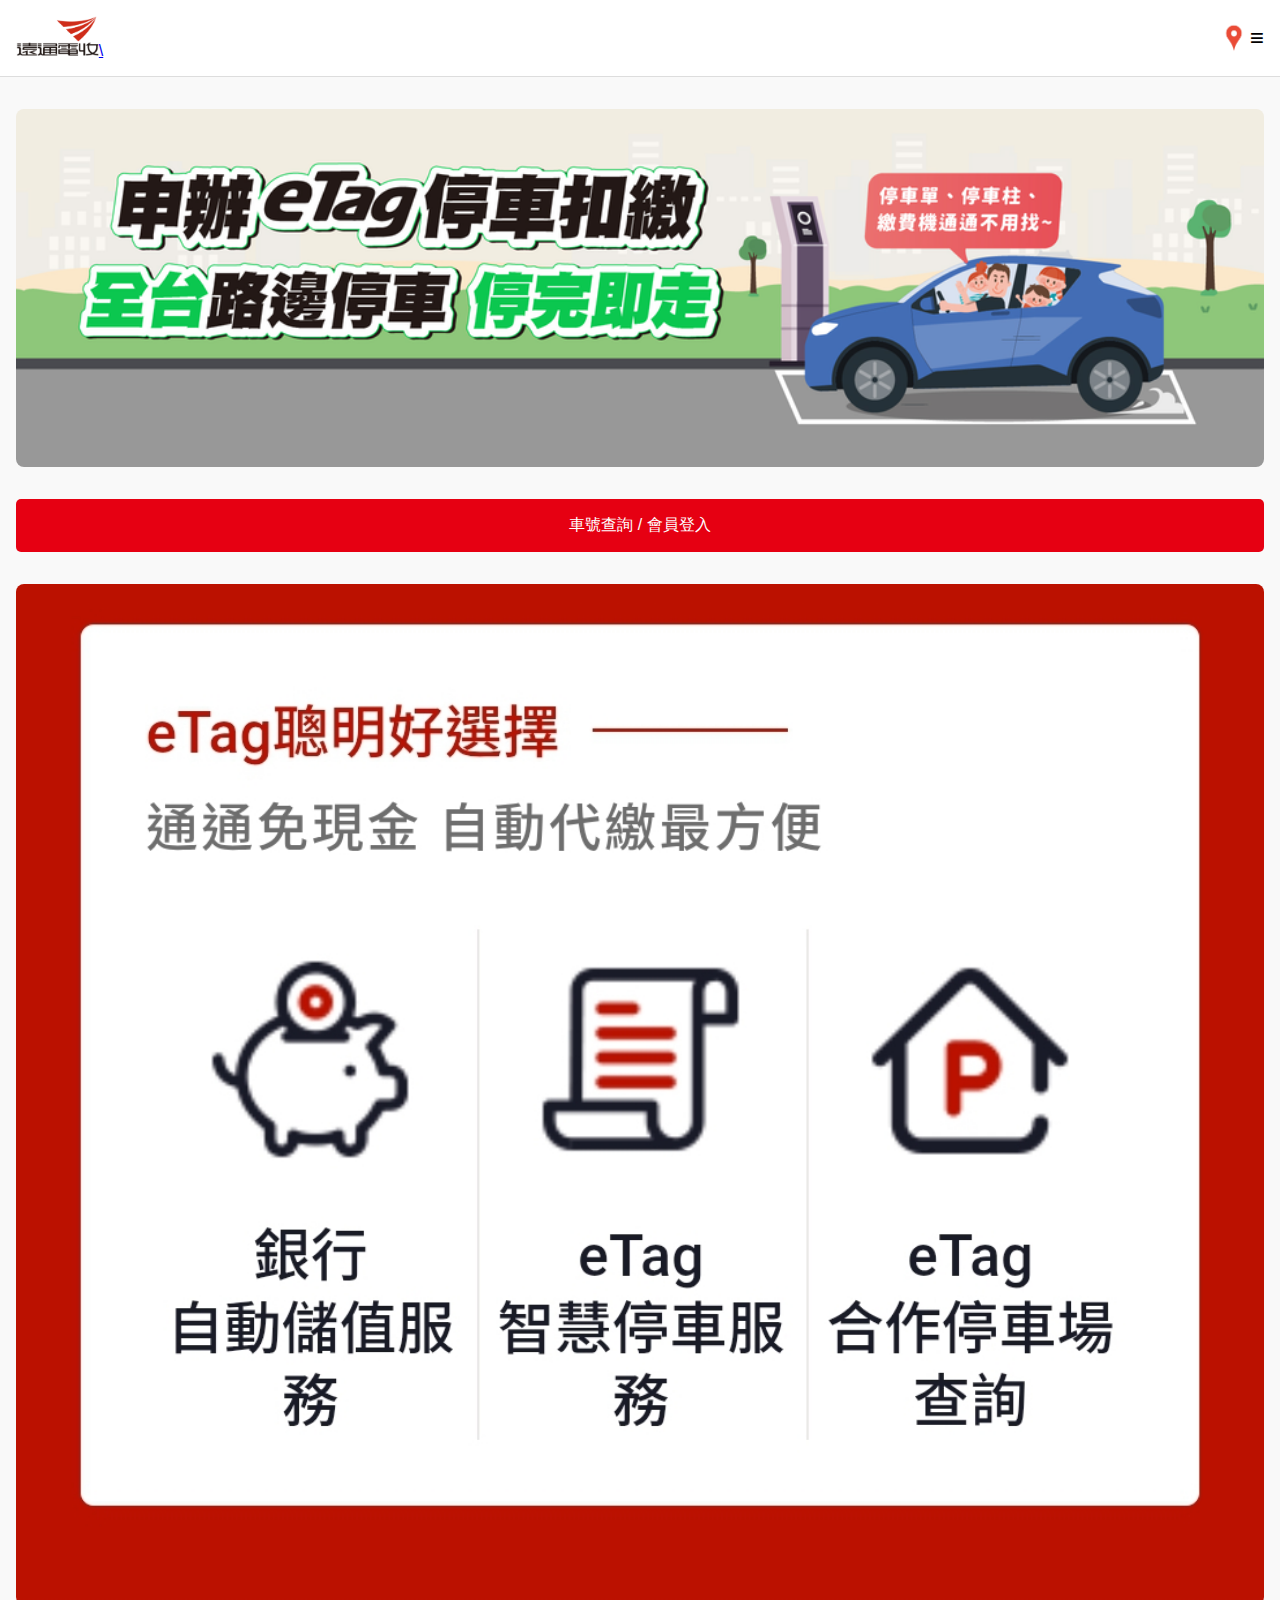
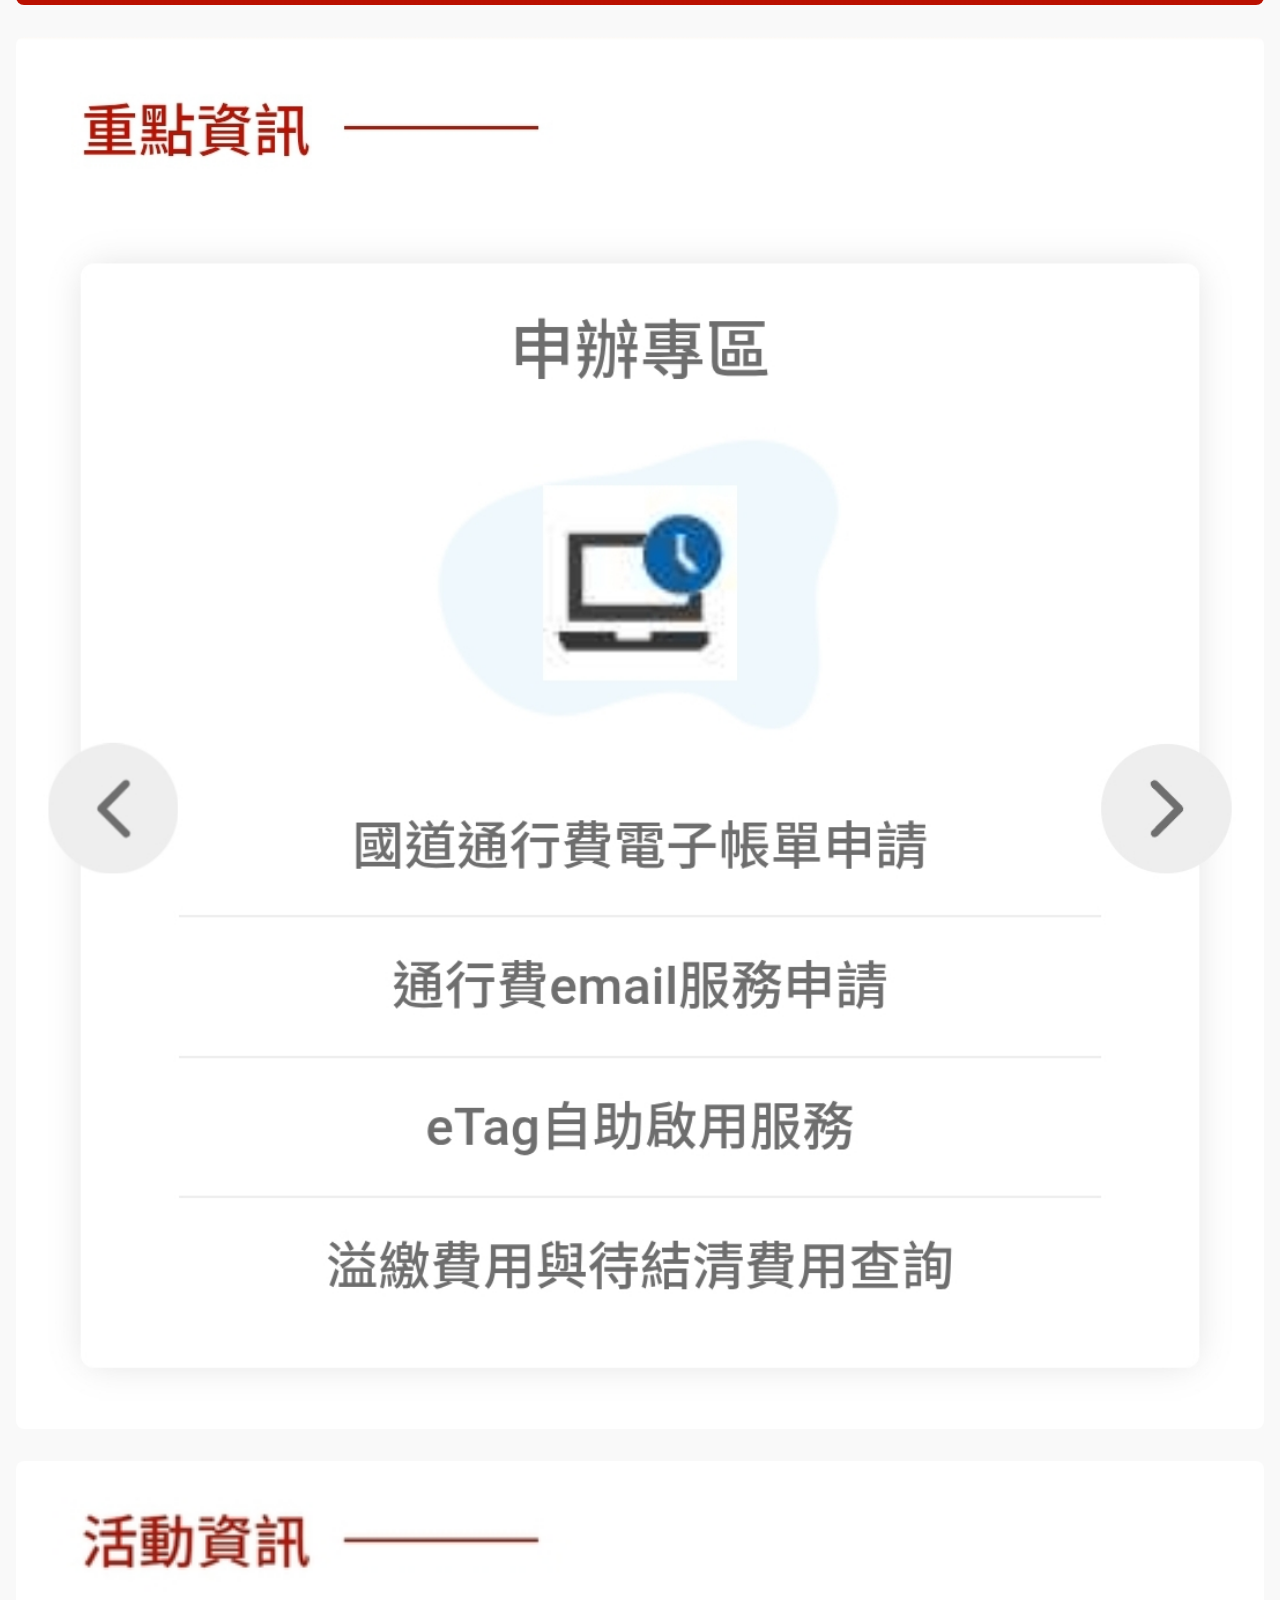
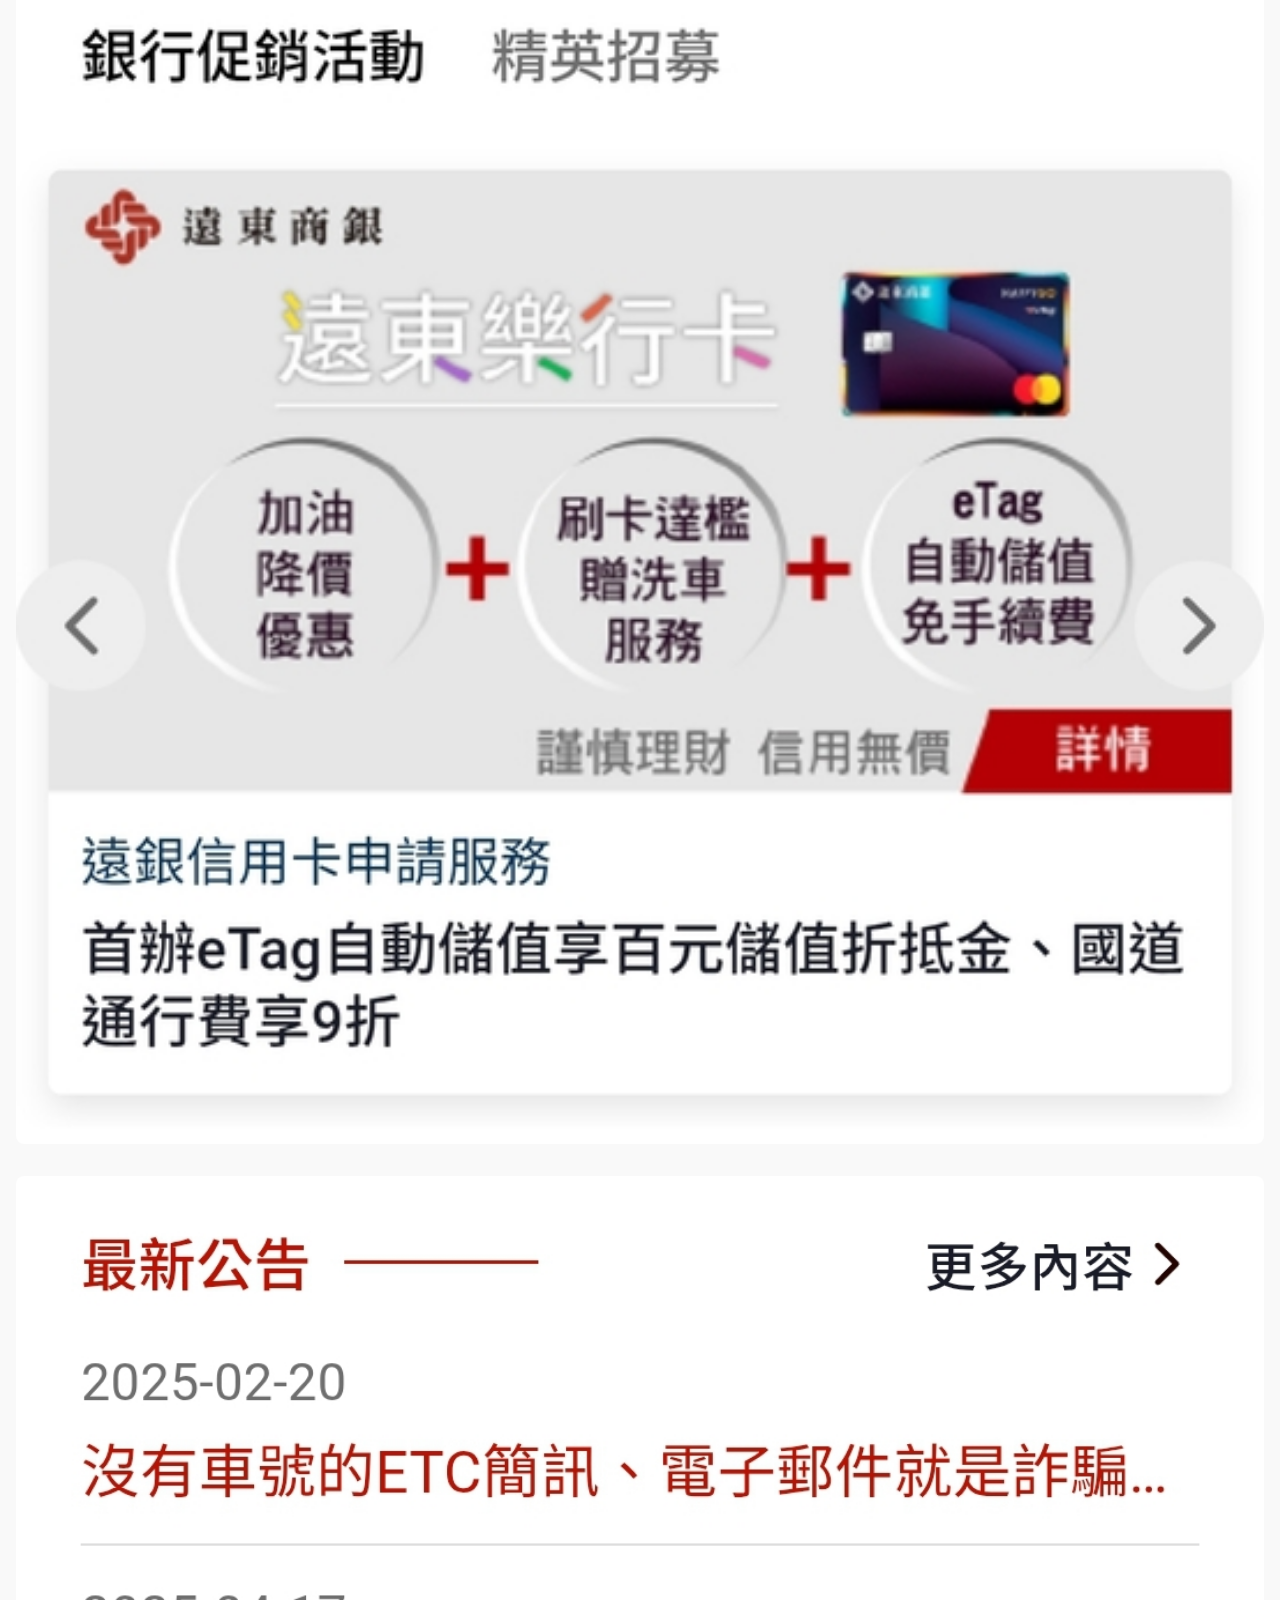
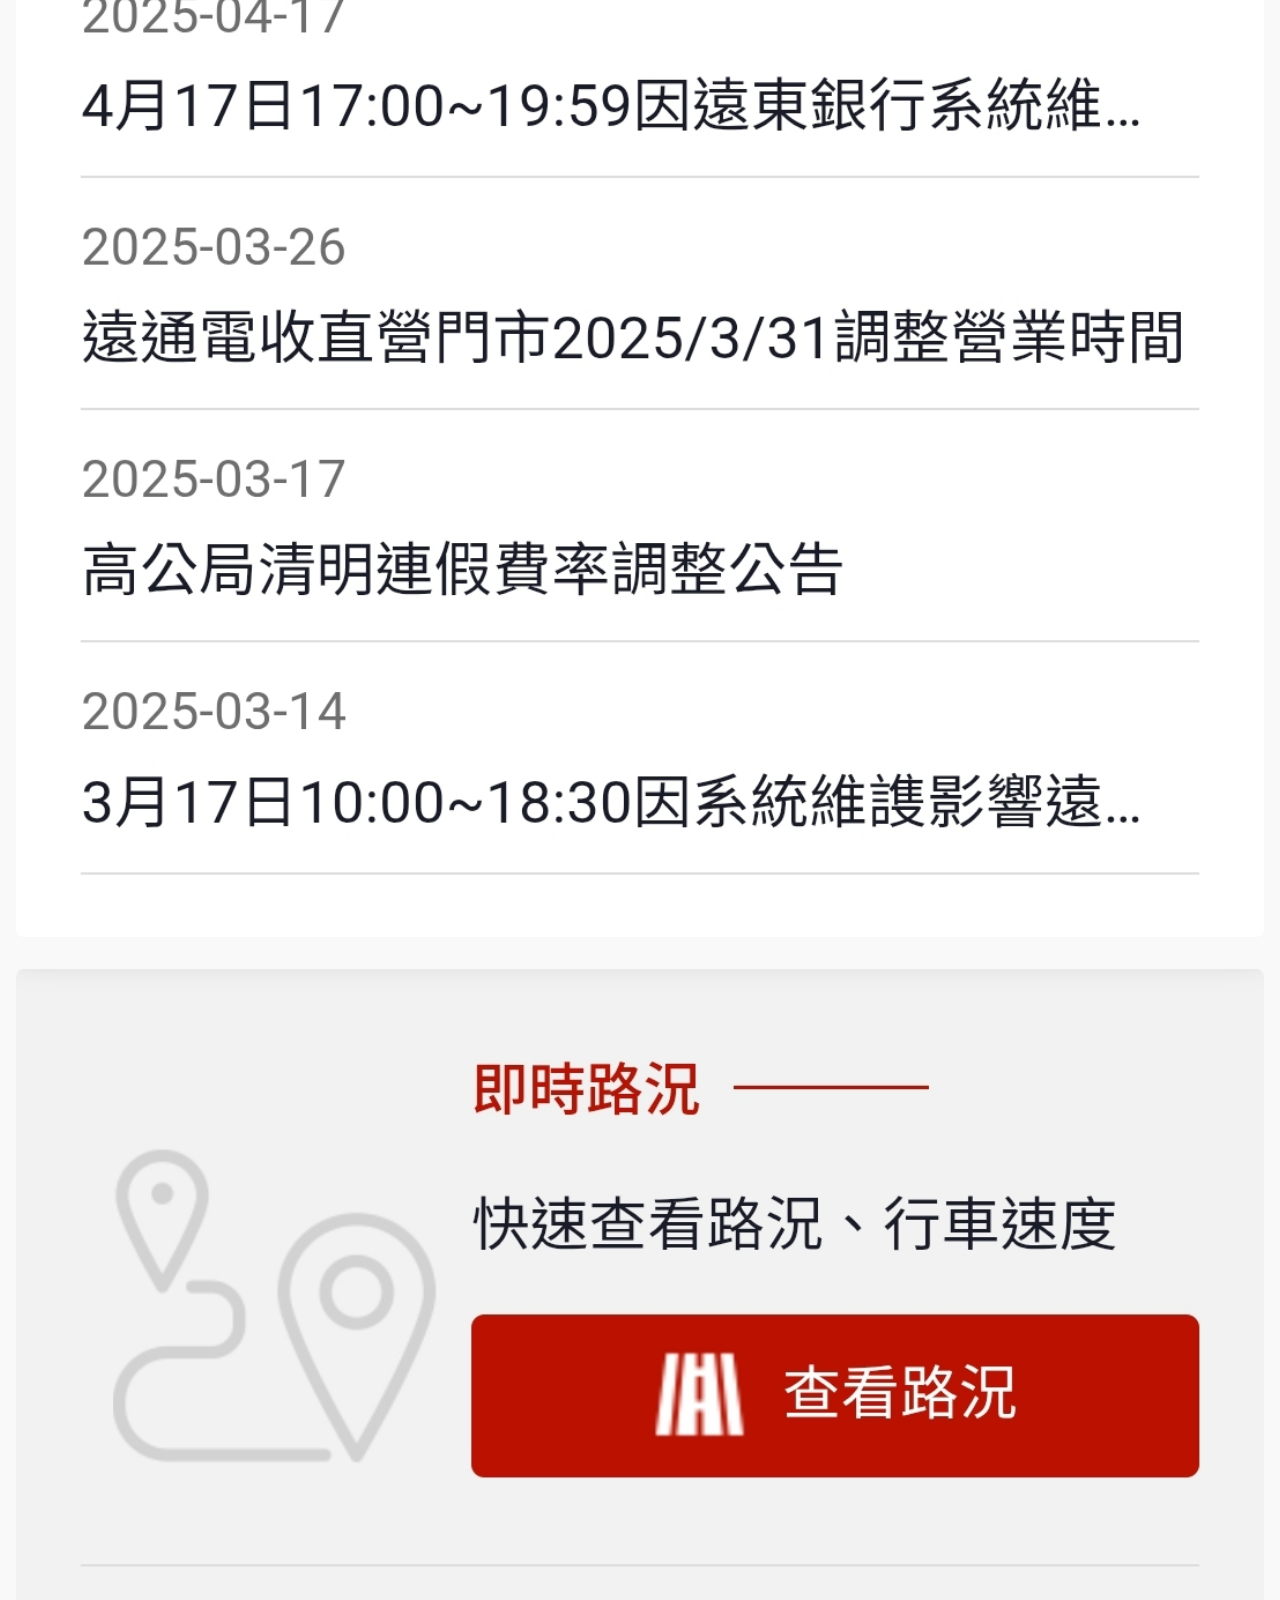
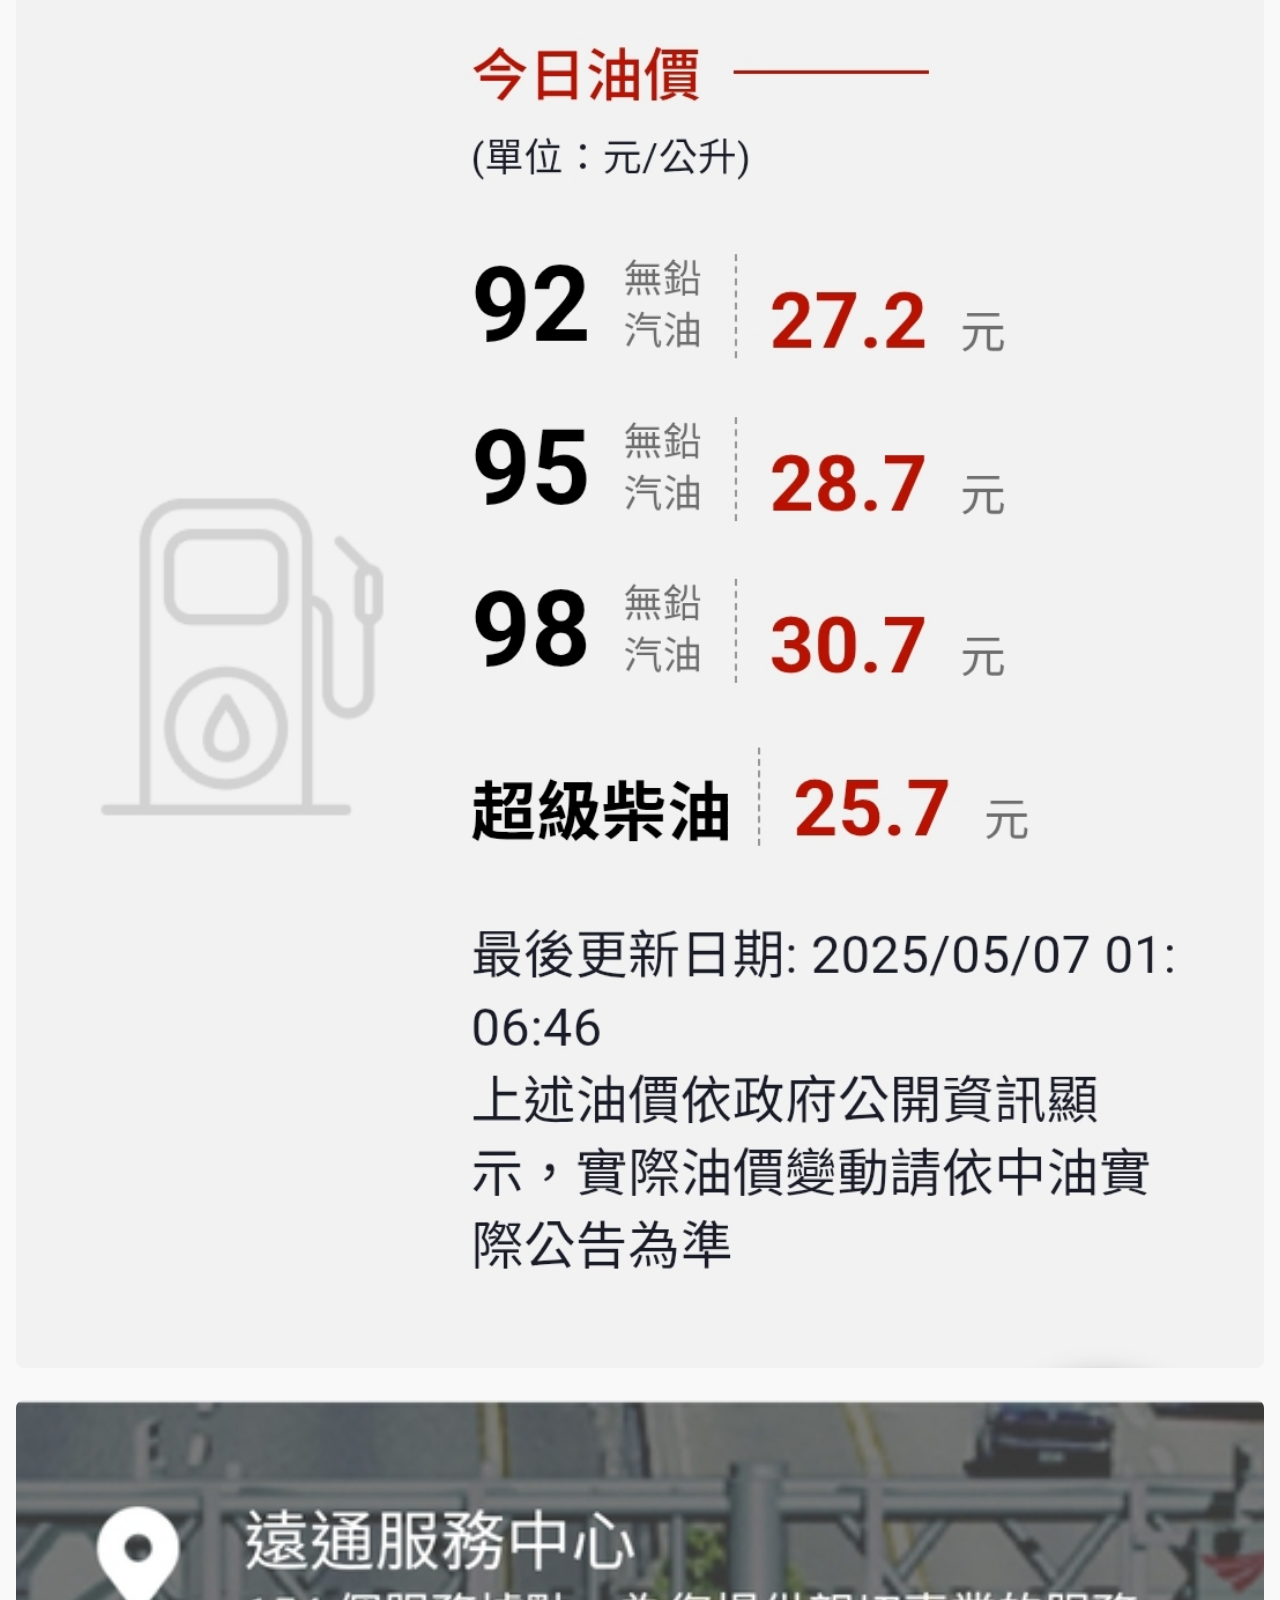
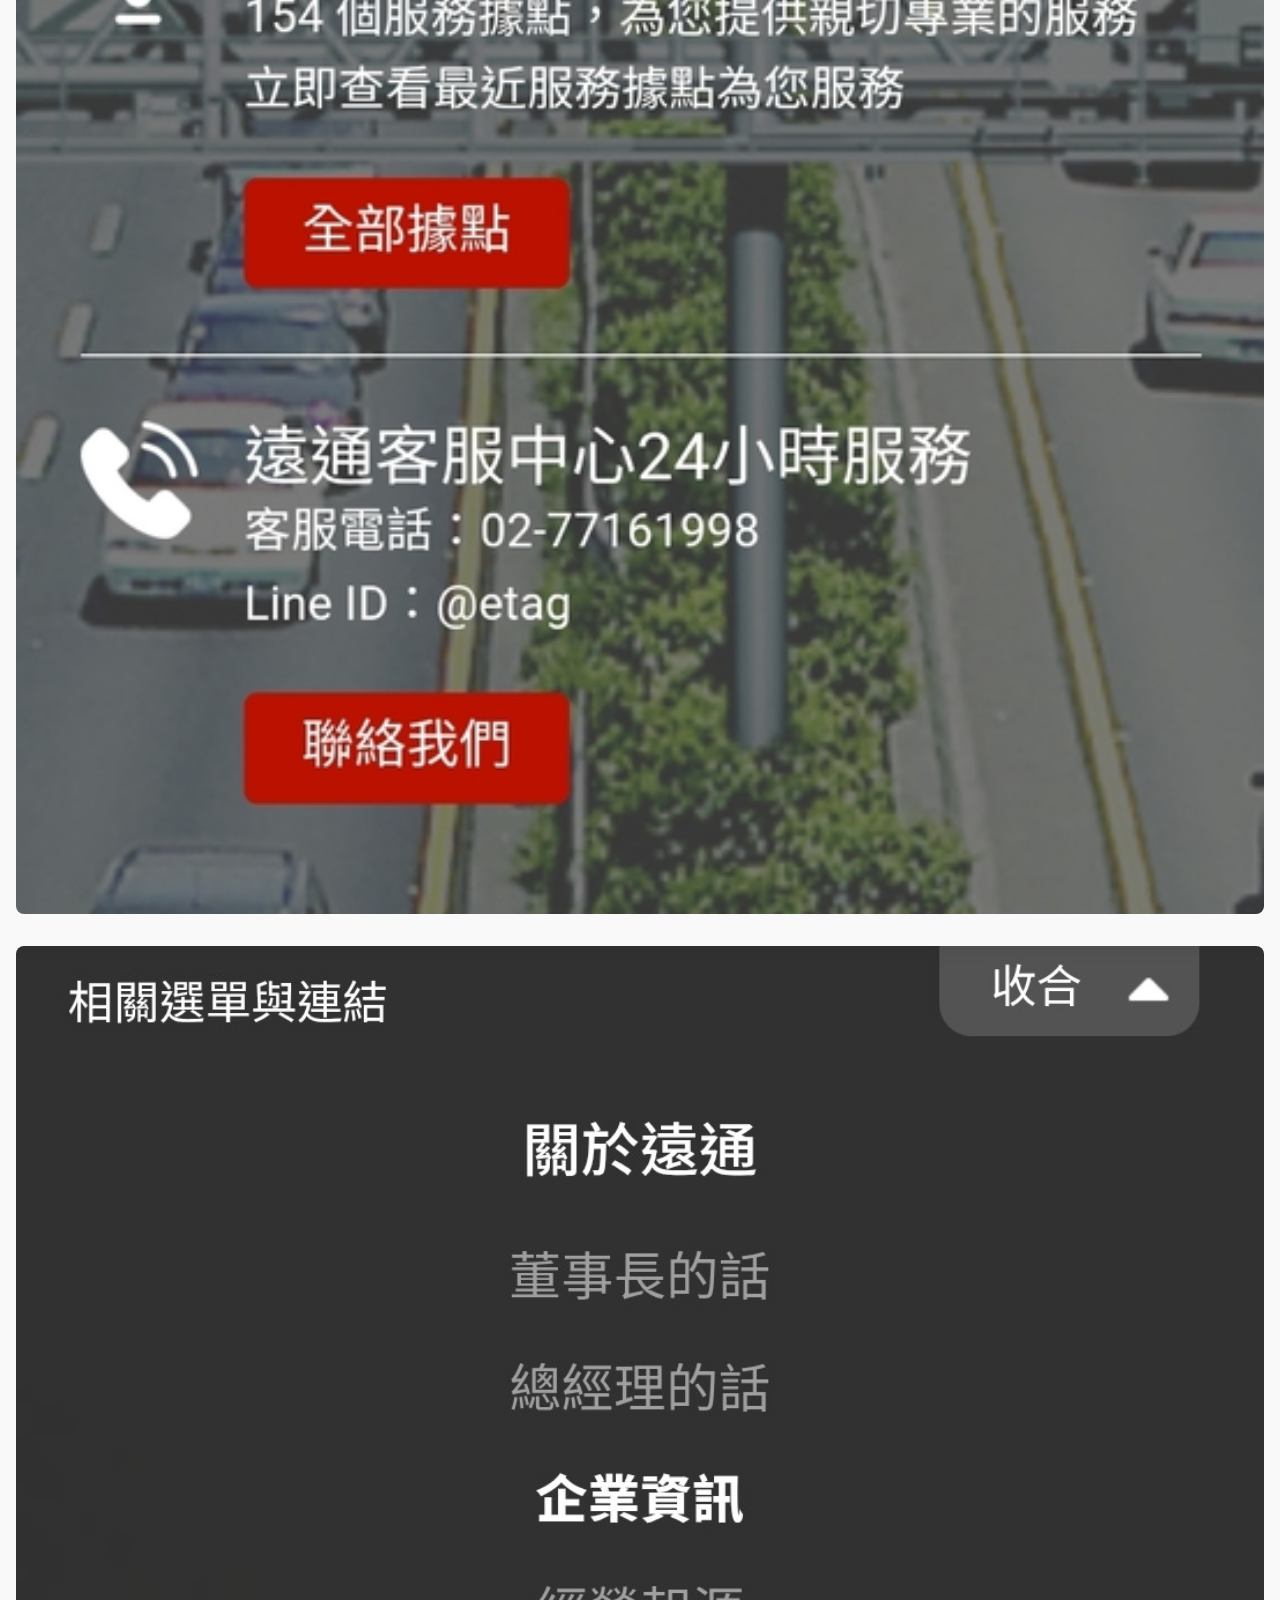
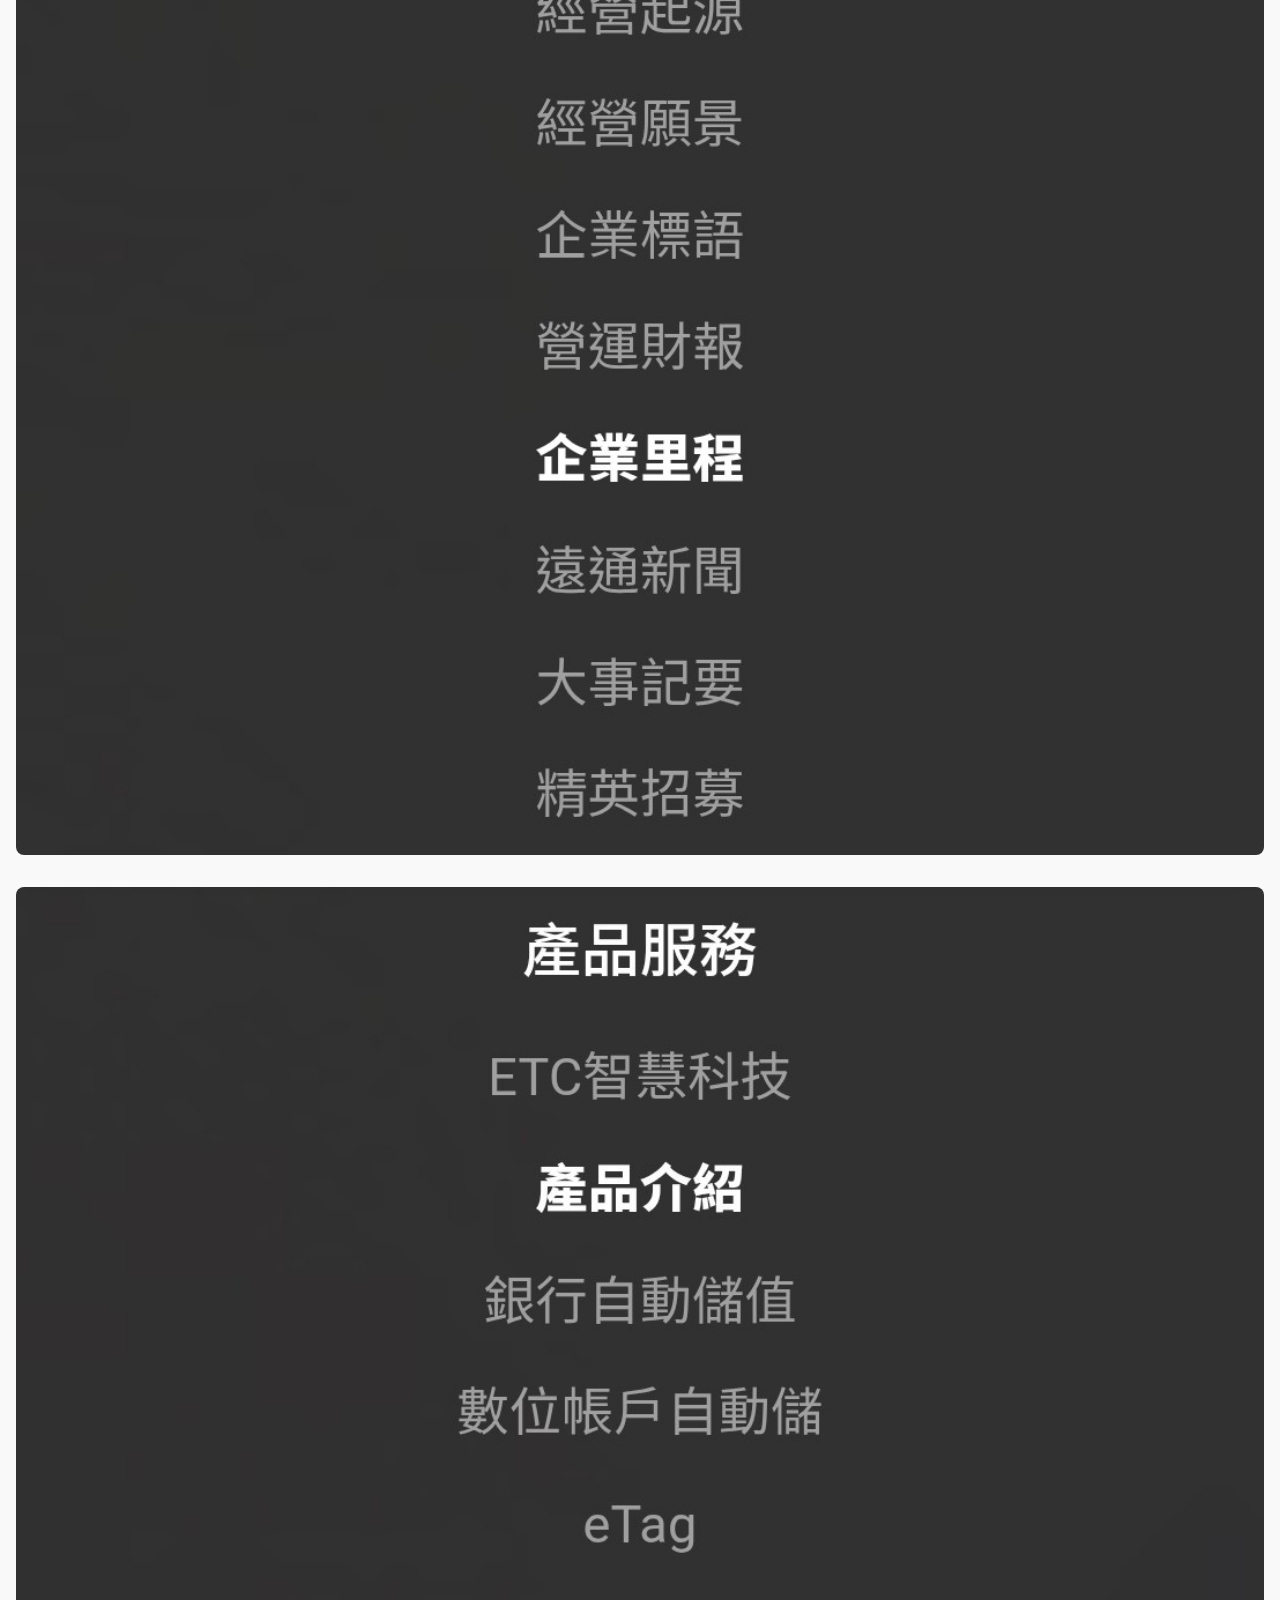
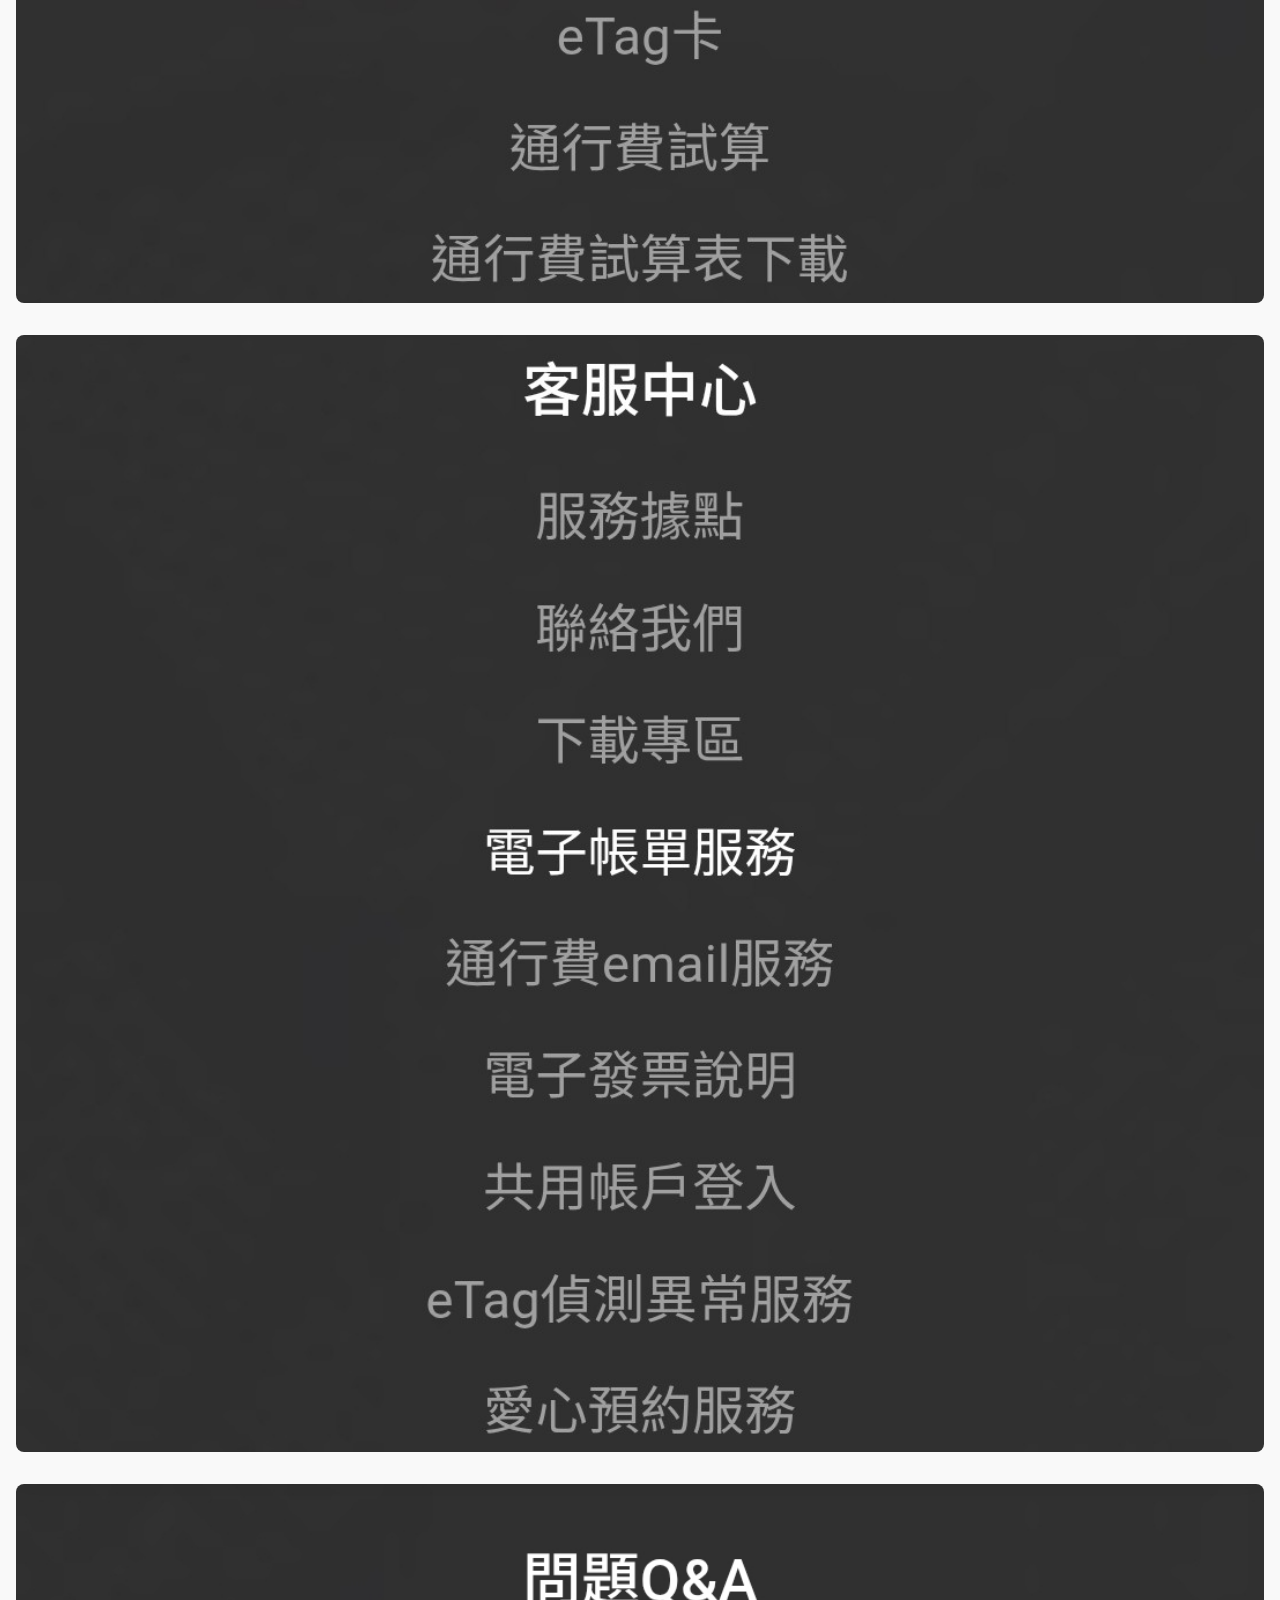
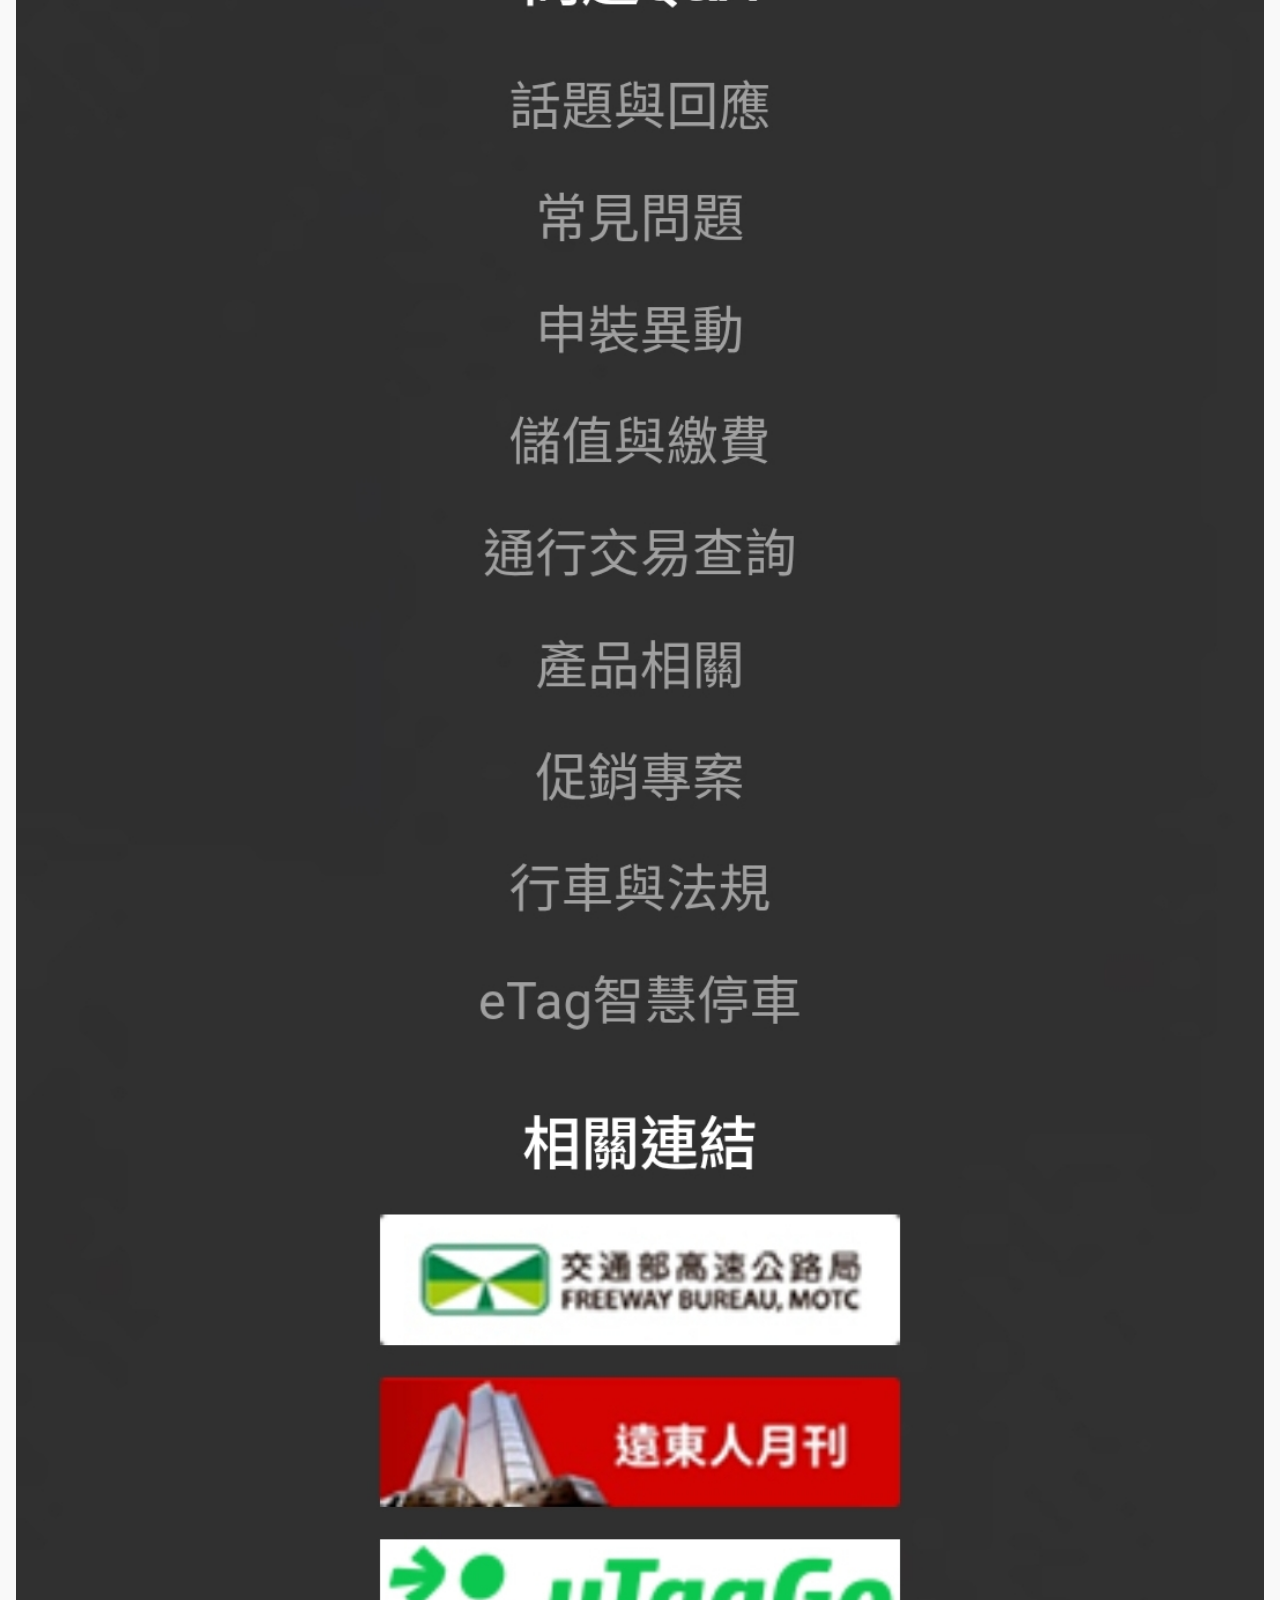
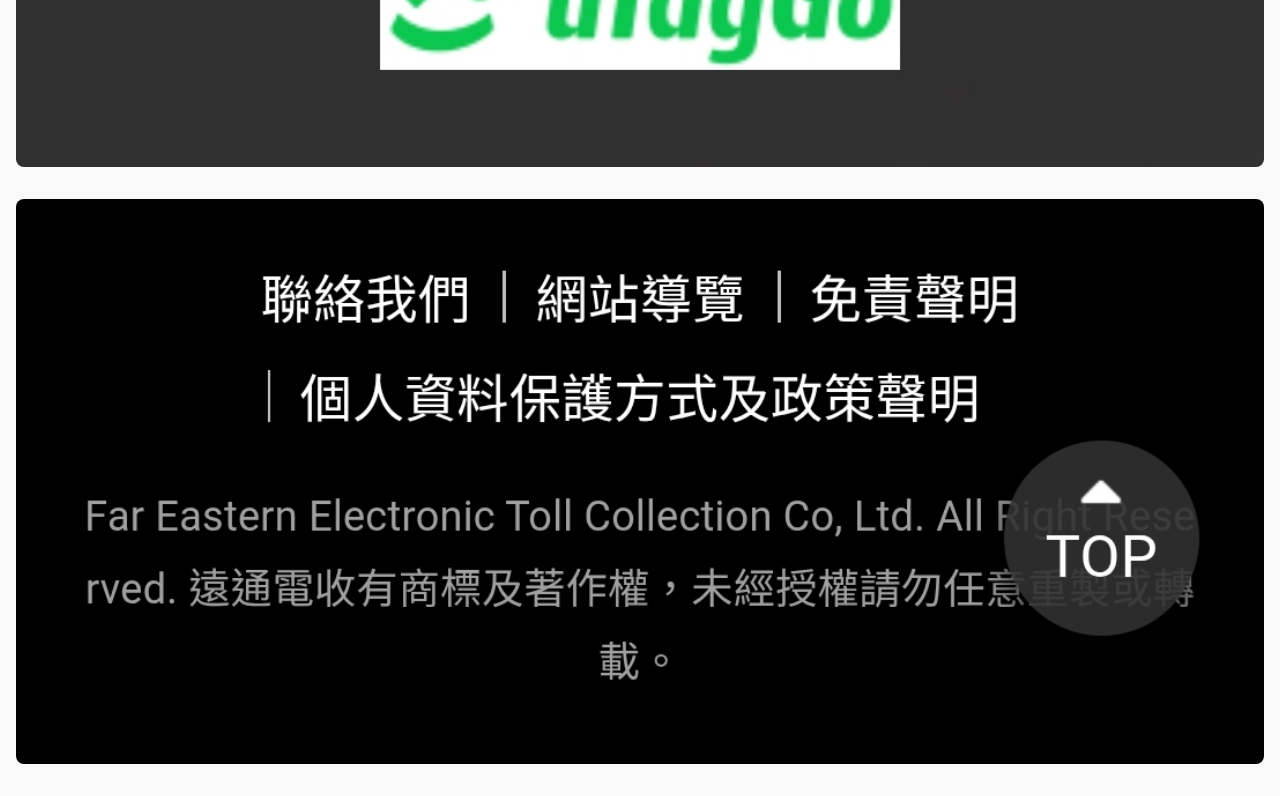
<file: index.html>
<!DOCTYPE html>
<html lang="zh-Hant">
<head>
  <meta charset="UTF-8" />
  <meta name="viewport" content="width=device-width, initial-scale=1.0" />
  <title>遠通電收｜首頁</title>
  <!-- 全站共用樣式 -->
  <link rel="stylesheet" href="styles.css" />
</head>
<body>
<!-- Header：Logo + GPS 圖示 + 選單按鈕 -->
<header class="site-header">
  <a href="index.html">
    <img src="img/logo.png" alt="遠通電收 Logo" class="logo" />\
  <a>
    <div class="header-right">
    <img src="img/gps.png" alt="位置圖示" class="gps-icon" />
    <button class="menu-btn">≡</button>
  </div>
</header>

<!-- 主內容容器 -->
<main class="main-container">
  <!-- 幻燈片 / 廣告橫幅 -->
  <section class="screenshot-container">
    <img src="img/ad.png" alt="申辦 eTag 停車扣繳" class="rounded"/>
  </section>

  <!-- 查詢 / 登入 呼叫按鈕 -->
  <button id="openModal" class="cta-btn">
    車號查詢 / 會員登入
  </button>

  <!-- 其他截圖：垂直排列，貼齊顯示 -->
  <section class="screenshot-container">
    <img src="img/start_1.jpg" alt="" class="rounded"/>
    <img src="img/start_2.jpg" alt="" />
    <img src="img/start_3.jpg" alt="" />
    <img src="img/start_4.jpg" alt="" />
    <img src="img/start_6.jpg" alt="" />
    <img src="img/start_7.jpg" alt="" />
    <img src="img/start_8.jpg" alt="" />
    <img src="img/start_9.jpg" alt="" />
    <img src="img/start_10.jpg" alt="" />
    <img src="img/start_11.jpg" alt="" />
    <img src="img/start_12.jpg" alt="" />
  </section>
</main>

<!-- 車號查詢 / 會員登入 彈窗 -->
<div id="modalOverlay" class="modal-overlay">
  <div class="modal plate-modal">
    <!-- 關閉按鈕 -->
    <button id="closeModal" class="close-btn">×</button>

    <!-- 分頁切換：車號查詢 vs 會員登入 -->
    <div class="tabs">
      <button id="modalPlateTab" class="tab active">車號查詢</button>
      <button id="modalLoginTab" class="tab">會員登入</button>
    </div>

    <!-- 說明文字 -->
    <p class="modal-desc">
      登入車號查詢／會員帳號，<br />
      可立即使用個人化查詢、儲值、繳費等服務
    </p>

    <!-- 車號查詢表單 -->
    <form id="modalPlateForm" class="modal-form">
      <input type="text" name="plate" placeholder="請輸入欲查詢的車號" required />
      <input type="text" name="id" placeholder="車主身分證或統一編號" required />

      <!-- 驗證碼群組 -->
      <div class="captcha-group">
        <input type="text" name="captcha" placeholder="請輸入驗證碼" required />
        <img src="img/captcha.png" alt="驗證碼" />
        <button type="button" id="refreshCaptcha" class="refresh-btn">⟳</button>
      </div>

      <button type="submit" class="btn-submit">查詢</button>
      <a href="#" class="apply-link">立即申請會員帳號 →</a>
    </form>

    <!-- 會員登入表單（預留備用） -->
    <form id="loginForm" class="modal-form hidden">
      <input type="text" name="account" placeholder="會員帳號" required />
      <input type="password" name="password" placeholder="會員密碼" required />

      <div class="captcha-group">
        <input type="text" name="captcha" placeholder="請輸入驗證碼" required />
        <img src="img/captcha.png" alt="驗證碼" />
        <button type="button" id="refreshCaptcha" class="refresh-btn">⟳</button>
      </div>

      <button type="submit" class="btn-submit">登入</button>
      <a href="#" class="apply-link">立即申請會員帳號 →</a>
    </form>
  </div>
</div>

<!-- 全域腳本：綁定 Modal、表單行為等 -->
<script src="script.js"></script>
</body>
</html>
</file>
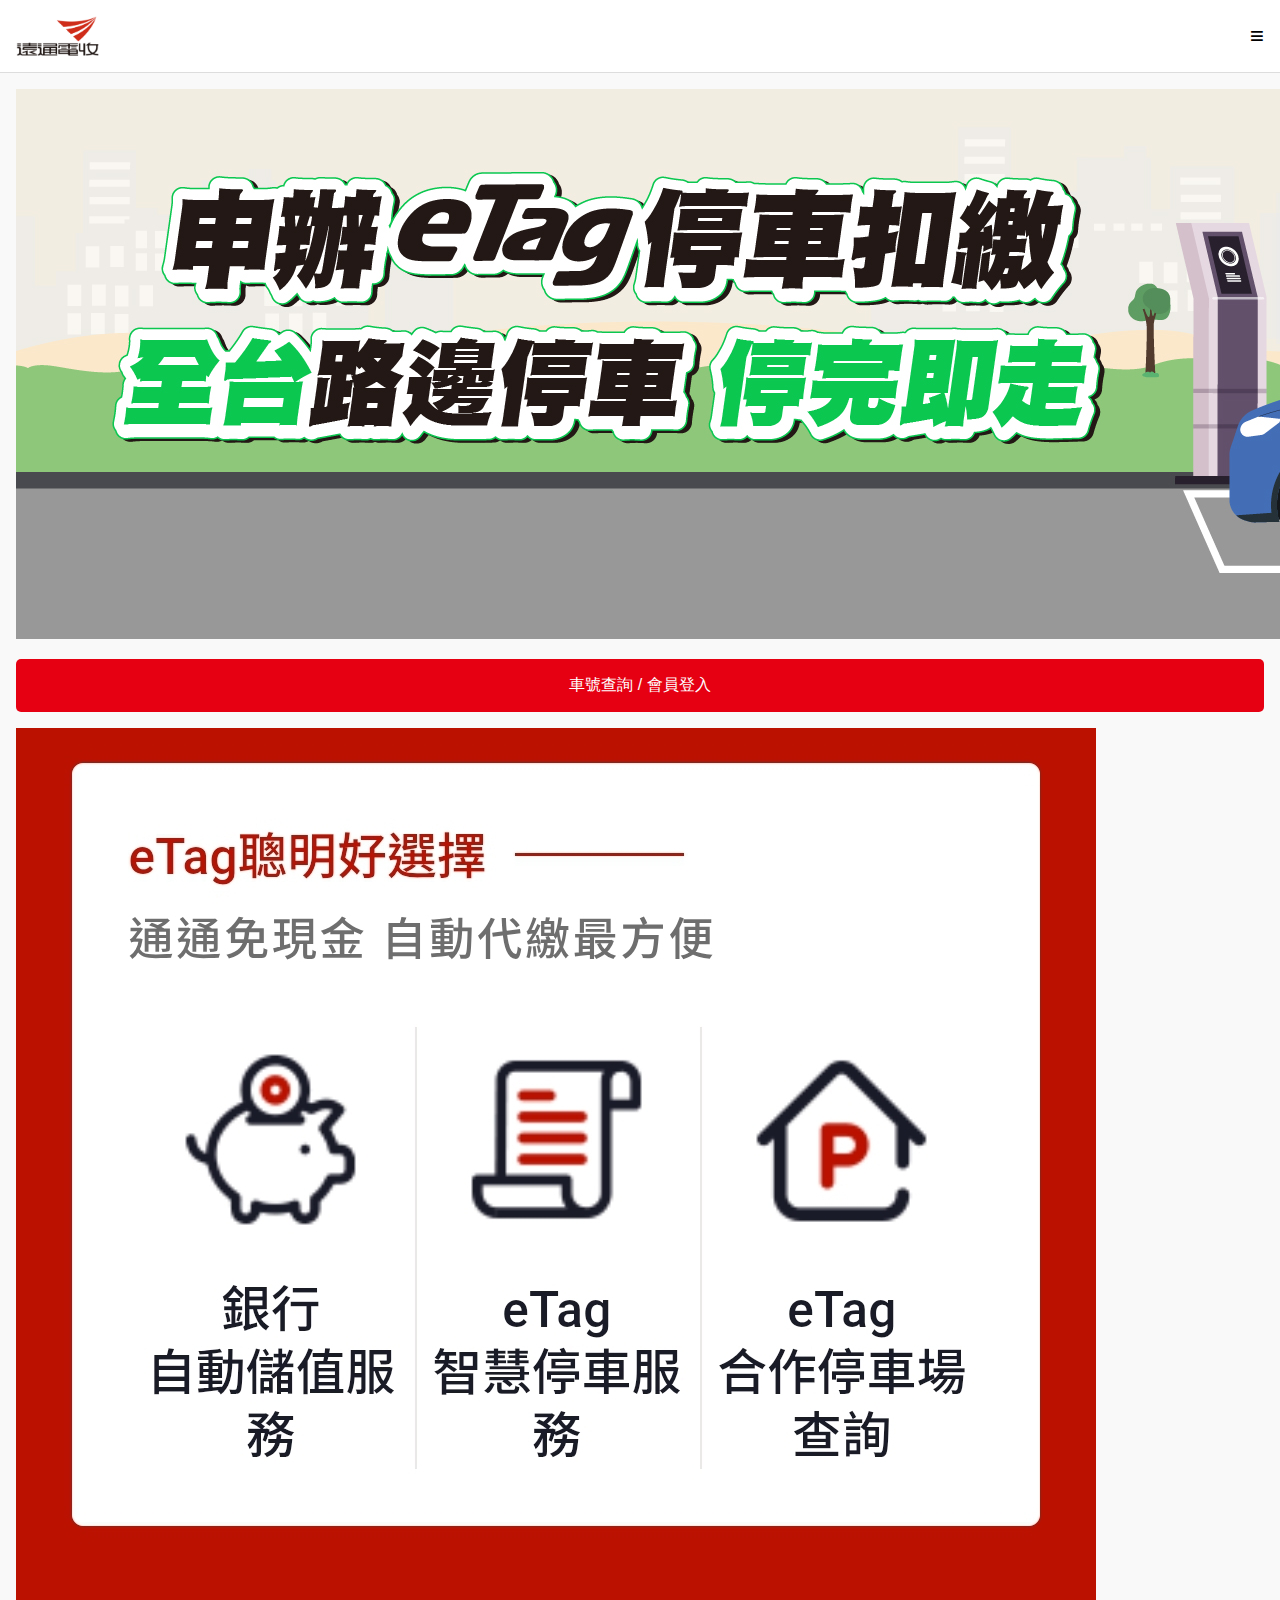
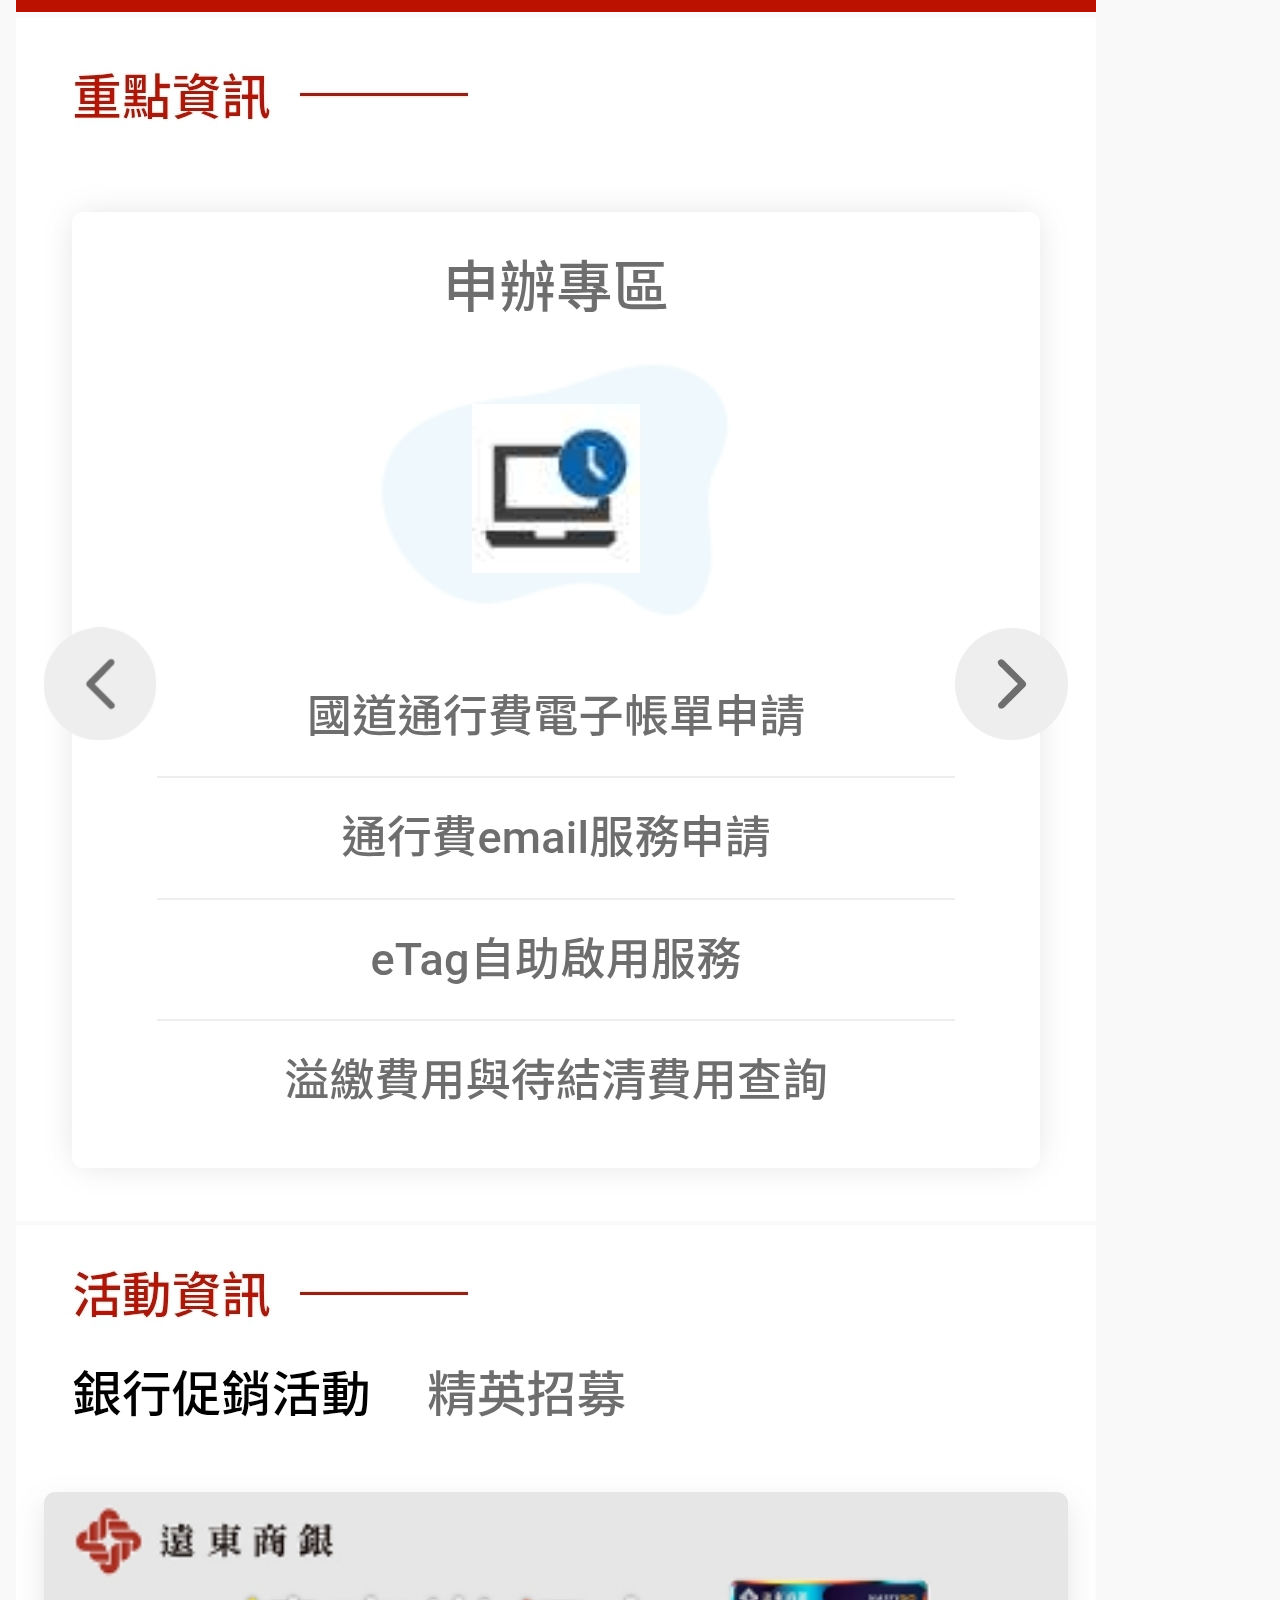
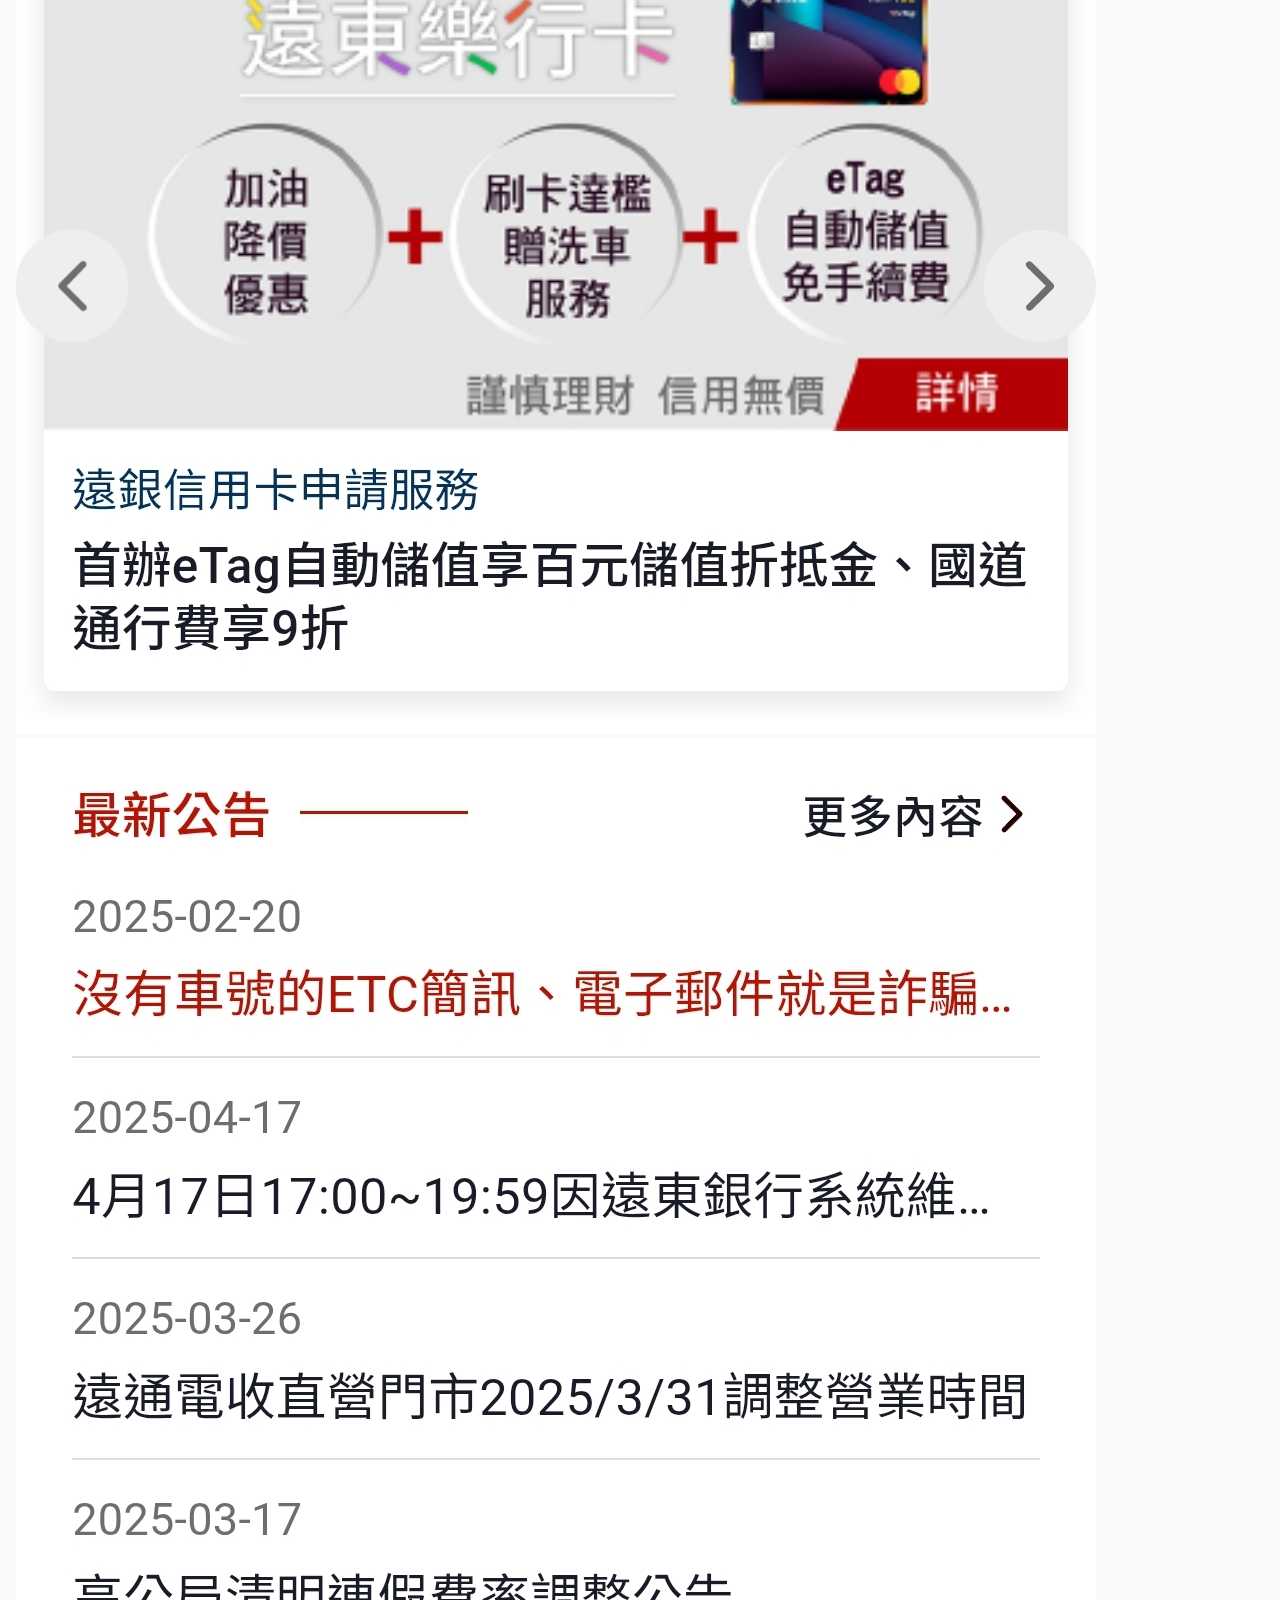
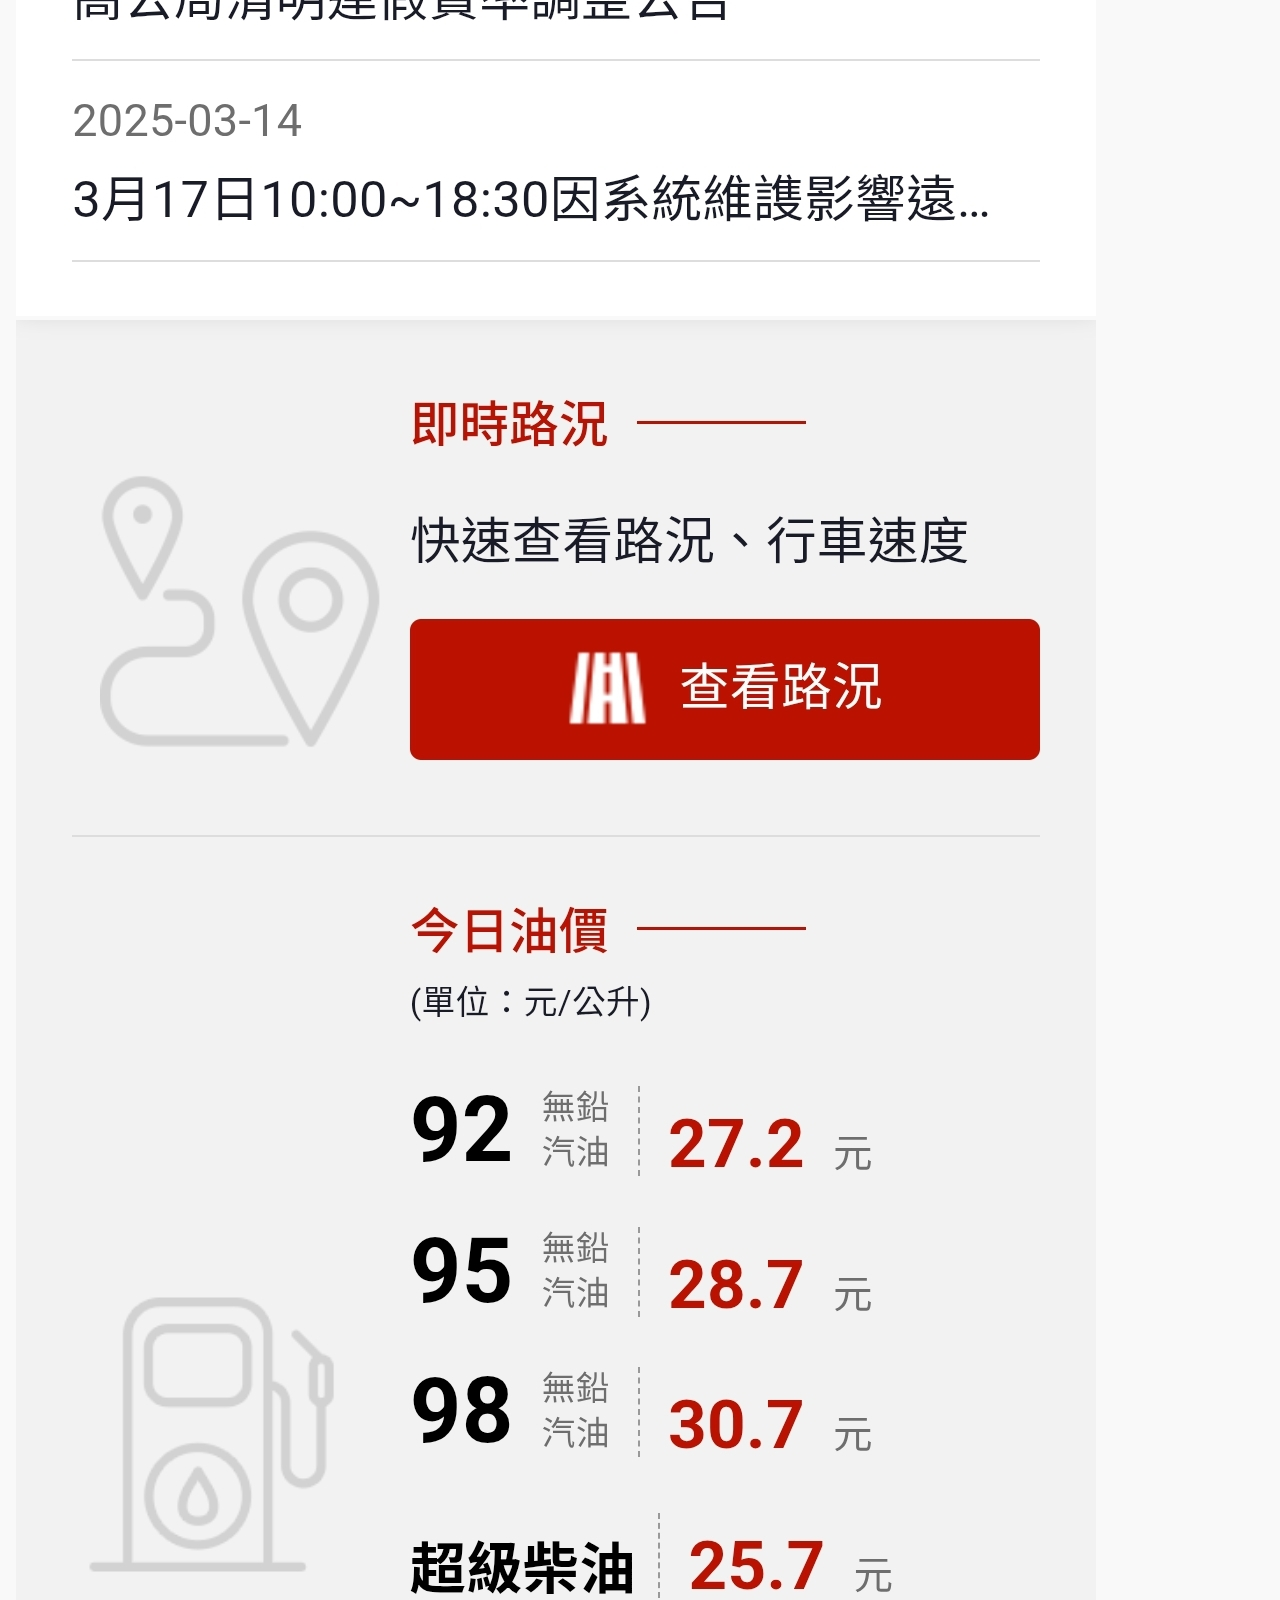
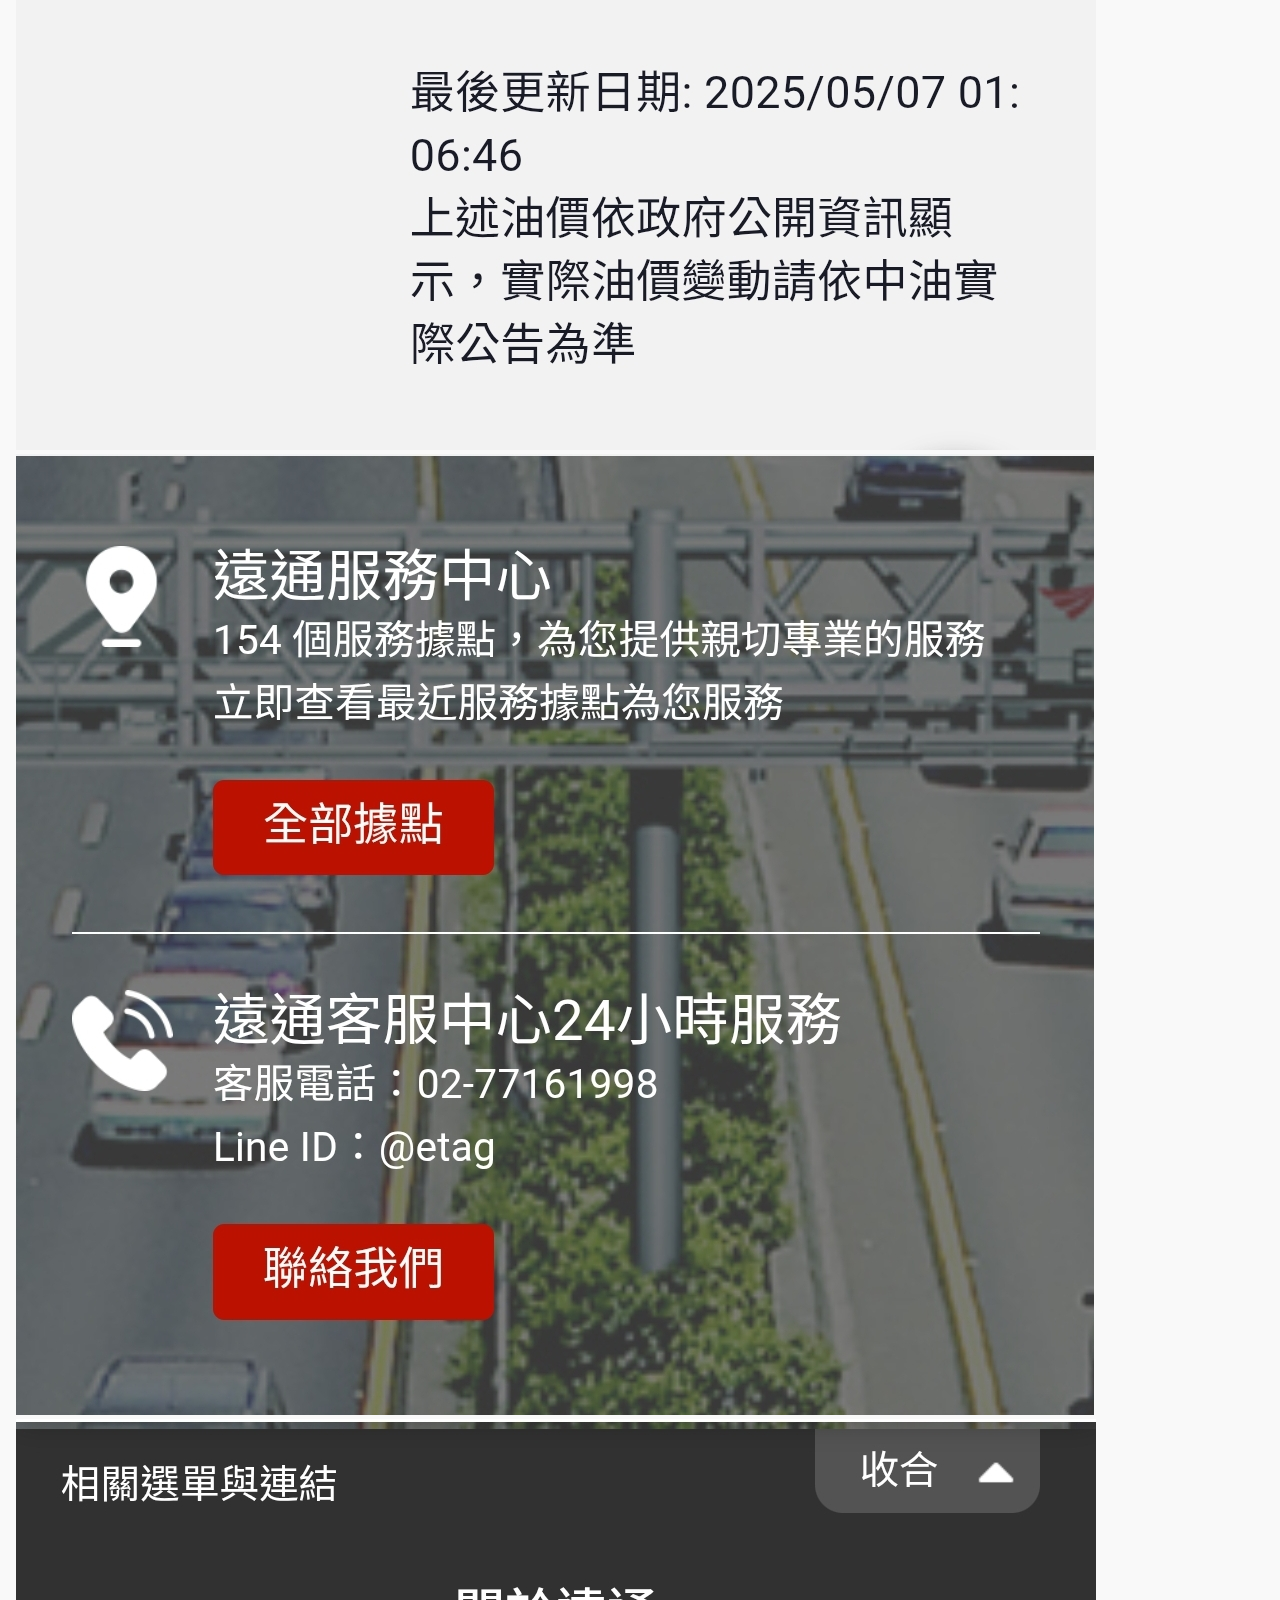
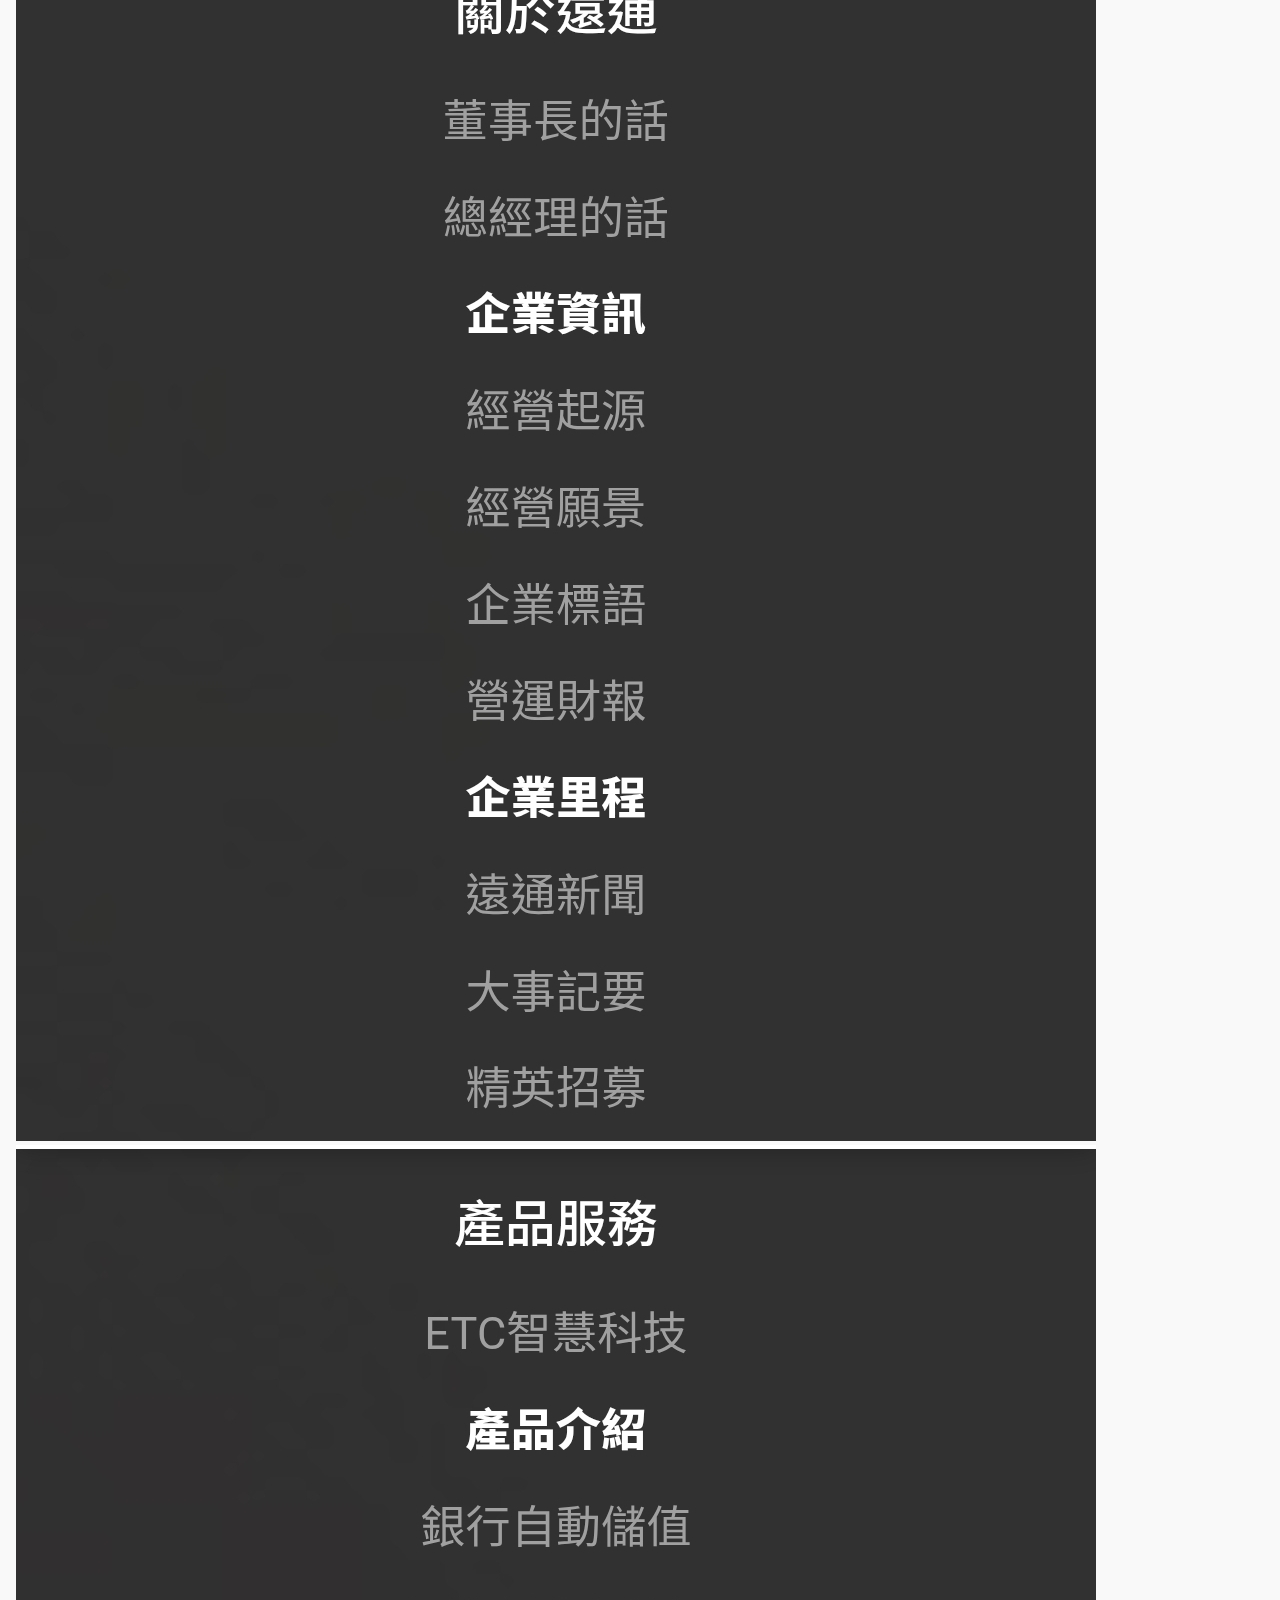
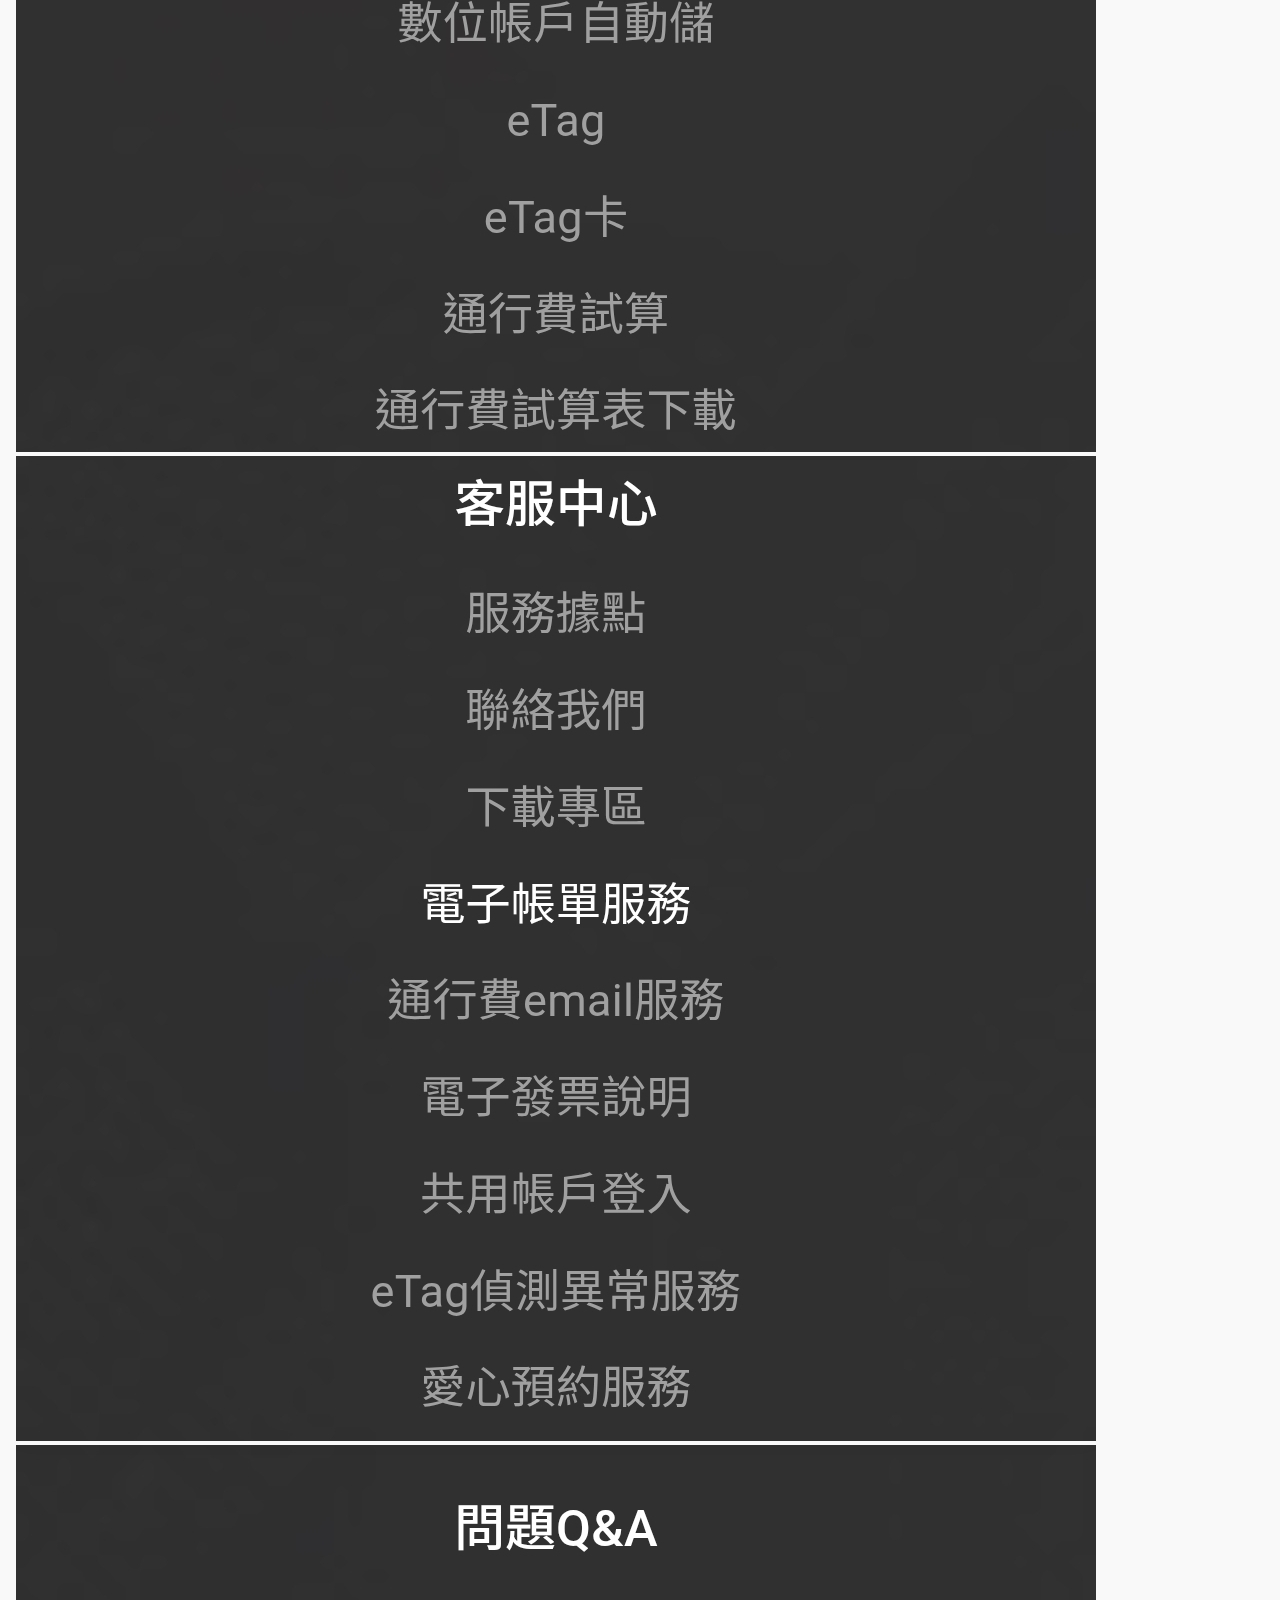
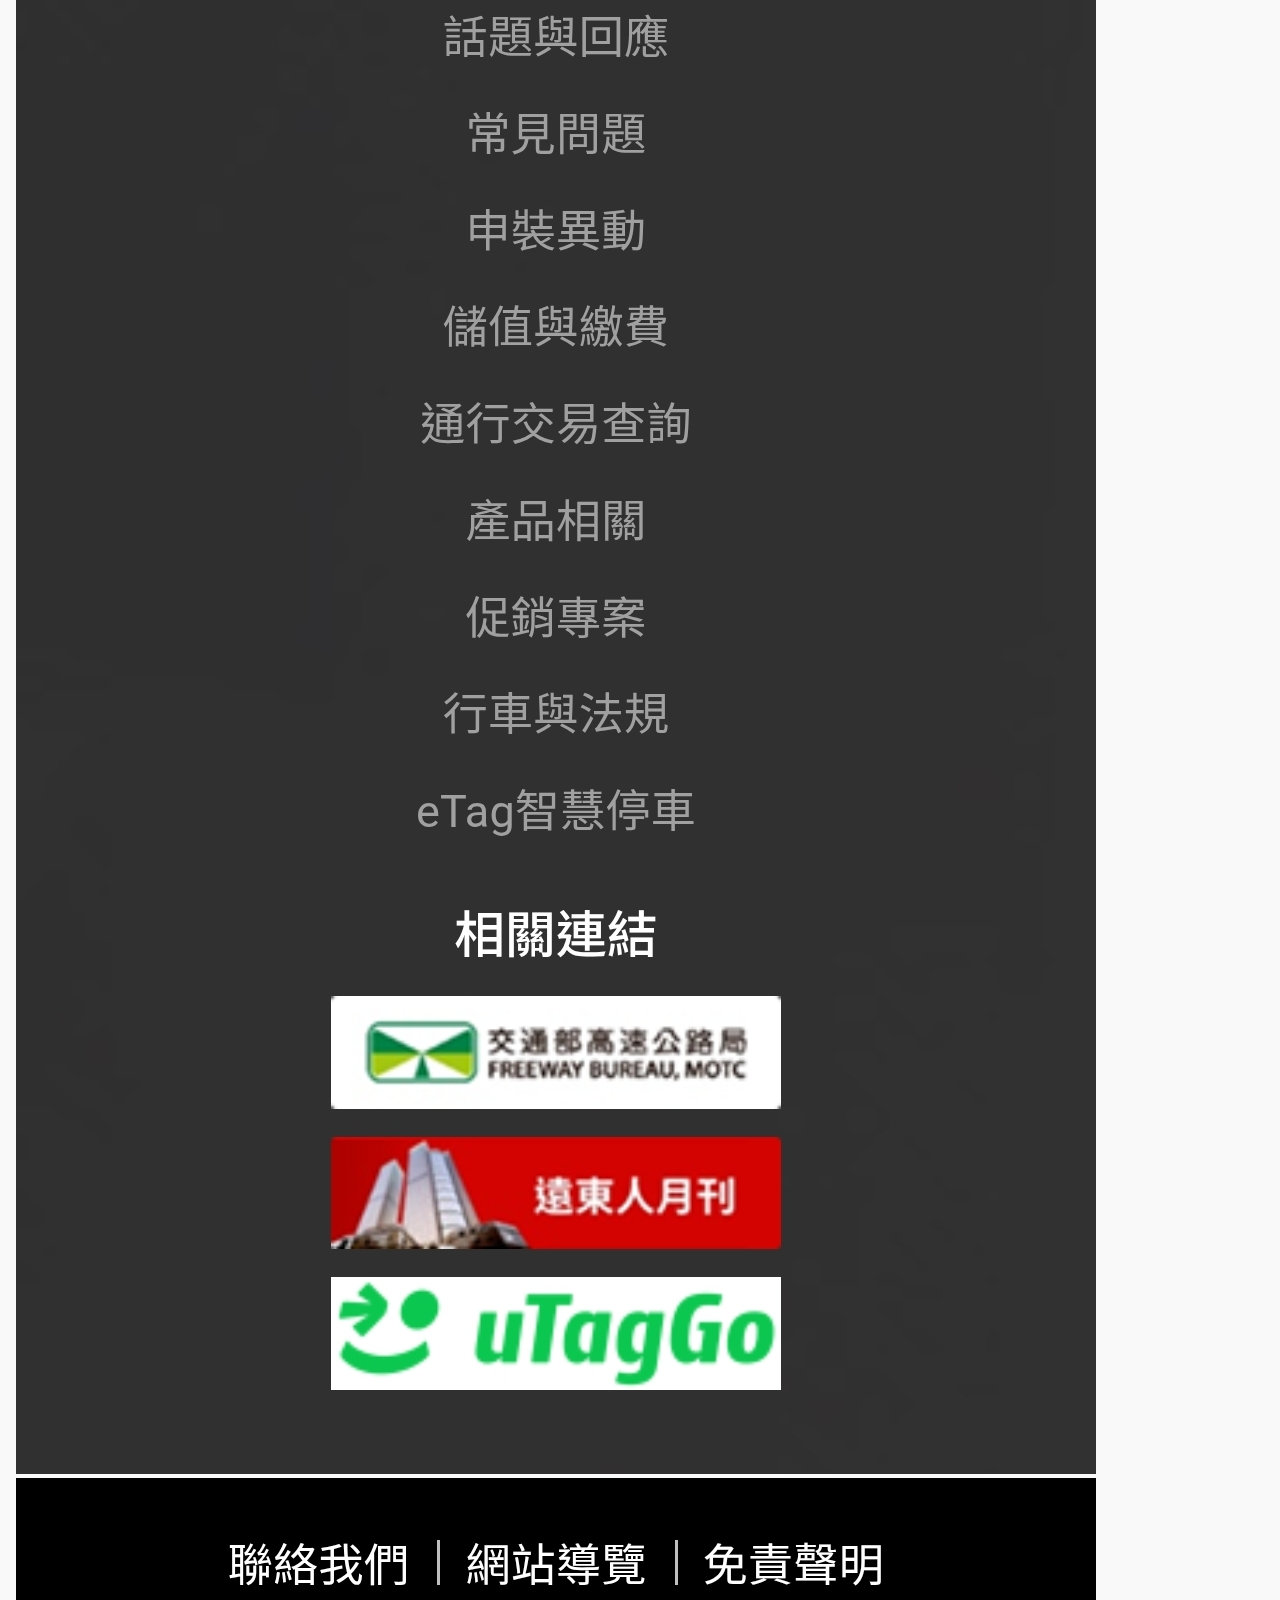
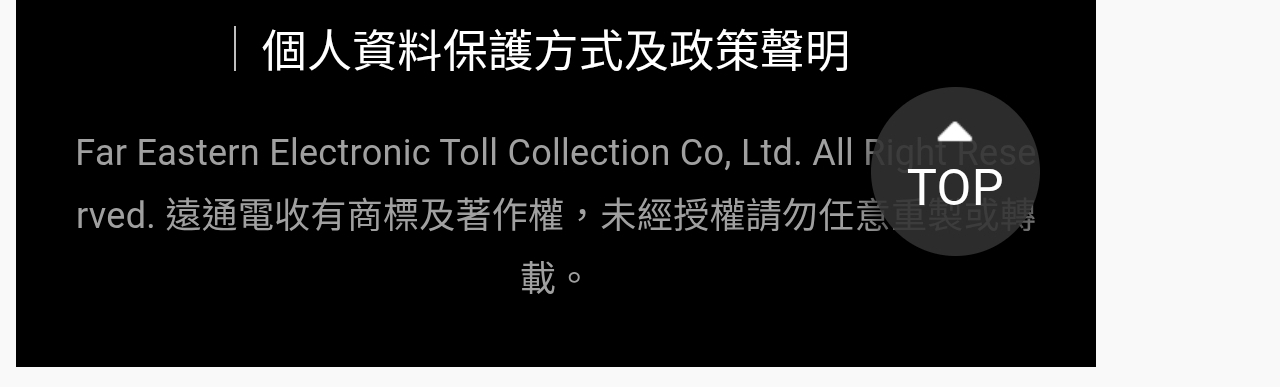
<file: .idea/index.html>
<!DOCTYPE html>
<html lang="zh-Hant">
<head>
  <meta charset="UTF-8">
  <meta name="viewport" content="width=device-width, initial-scale=1.0">
  <title>遠通電收｜首頁</title>
  <link rel="stylesheet" href="styles.css">
</head>
<body>
<header class="site-header">
  <img src="img/logo.png" alt="遠通電收 Logo" class="logo">
  <button class="menu-btn">≡</button>
</header>

<main class="main-container">
  <!-- 1. 廣告 / 幻燈片 -->
  <section class="screenshot-container">
    <img src="img/ad.png" alt="申辦eTag停車扣繳">
  </section>

  <!-- 2. CTA：彈窗觸發 -->
  <button id="openModal" class="cta-btn">
    車號查詢 / 會員登入
  </button>

  <!-- 3~14. 所有截圖一次連續顯示 -->
  <section class="screenshot-container">
    <img src="img/start_1.jpg" alt="eTag聰明好選擇">
    <img src="img/start_2.jpg" alt="申辦專區">
    <img src="img/start_3.jpg" alt="銀行促銷活動">
    <img src="img/start_4.jpg" alt="最新公告">
    <img src="img/start_6.jpg" alt="即時路況與今日油價">
    <img src="img/start_7.jpg" alt="服務中心與客服">
    <img src="img/start_8.jpg" alt="手機版選單示意">
    <img src="img/start_9.jpg" alt="企業資訊">
    <img src="img/start_10.jpg" alt="產品服務">
    <img src="img/start_11.jpg" alt="客服中心 / Q&A">
    <img src="img/start_12.jpg" alt="相關連結與 footer">
  </section>
</main>

<!-- 查詢 / 登入 彈窗（不變） -->
<div id="modalOverlay" class="modal-overlay">
  <div class="modal">
    <button id="closeModal" class="close-btn">×</button>
    <div class="tabs">
      <button id="modalPlateTab" class="tab active">車號查詢</button>
      <button id="modalLoginTab" class="tab">會員登入</button>
    </div>
    <form id="modalPlateForm" class="modal-form">
      <input type="text" name="plate" placeholder="請輸入欲查詢的車號" required>
      <input type="text" name="id" placeholder="車主身分證或統一編號" required>
      <div class="captcha-group">
        <input type="text" name="captcha" placeholder="請輸入驗證碼" required>
        <img src="img/captcha.png" alt="驗證碼">
        <button type="button" id="refreshCaptcha">⟳</button>
      </div>
      <button type="submit" class="btn-submit">查詢</button>
    </form>
    <form id="loginForm" class="modal-form hidden">
      <input type="text" name="memberId" placeholder="帳號 (N123456789)" required>
      <input type="password" name="password" placeholder="密碼" required>
      <button type="submit" class="btn-submit">登入</button>
    </form>
  </div>
</div>

<script src="script.js"></script>
</body>
</html>
</file>
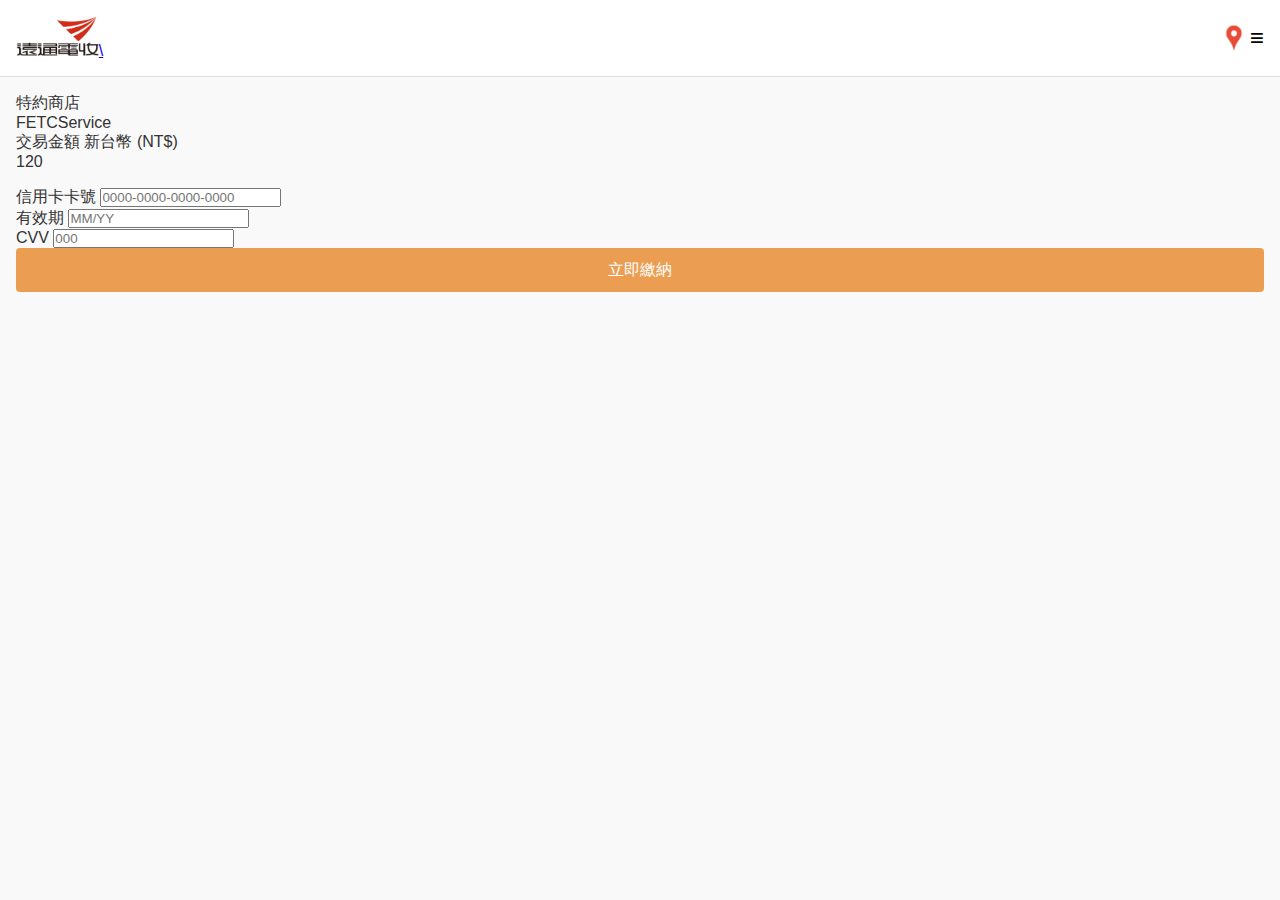
<file: payment.html>
<!DOCTYPE html>
<html lang="zh-Hant">
<head>
  <meta charset="UTF-8" />
  <meta name="viewport" content="width=device-width, initial-scale=1.0" />
  <title>遠通電收｜繳費</title>
  <link rel="stylesheet" href="styles.css" />
</head>
<body>
<!-- Header 與 GPS/Menu -->
<header class="site-header">
  <a href="index.html">
    <img src="img/logo.png" alt="遠通電收 Logo" class="logo" />\
  <a>
    <div class="header-right">
    <img src="img/gps.png" alt="位置圖示" class="gps-icon" />
    <button class="menu-btn">≡</button>
  </div>
</header>

<!-- 主內容：繳費資訊 & 表單 -->
<main class="main-container">
  <!-- 繳費資訊顯示區 -->
  <section class="payment-info">
    <div class="row">
      <div class="label">特約商店</div>
      <div class="value">FETCService</div>
    </div>
    <div class="row">
      <div class="label">交易金額 新台幣 (NT$)</div>
      <div class="value">120</div>
    </div>
  </section>

  <!-- 信用卡繳費表單 -->
  <section class="payment-form">
    <form id="paymentForm">
      <div class="form-row">
        <label for="cardNumber">信用卡卡號</label>
        <input
                type="text"
                id="cardNumber"
                name="cardNumber"
                placeholder="0000-0000-0000-0000"
                required
        />
      </div>

      <div class="form-row">
        <label for="expiry">有效期</label>
        <input
                type="text"
                id="expiry"
                name="expiry"
                placeholder="MM/YY"
                required
        />
      </div>

      <div class="form-row">
        <label for="cvv">CVV</label>
        <input
                type="text"
                id="cvv"
                name="cvv"
                placeholder="000"
                required
        />
      </div>

      <button type="submit" class="btn-submit pay-btn">
        立即繳納
      </button>
    </form>
  </section>
</main>

<!-- 全域腳本：繳費表單攔截提示 -->
<script src="script.js"></script>
</body>
</html>
</file>
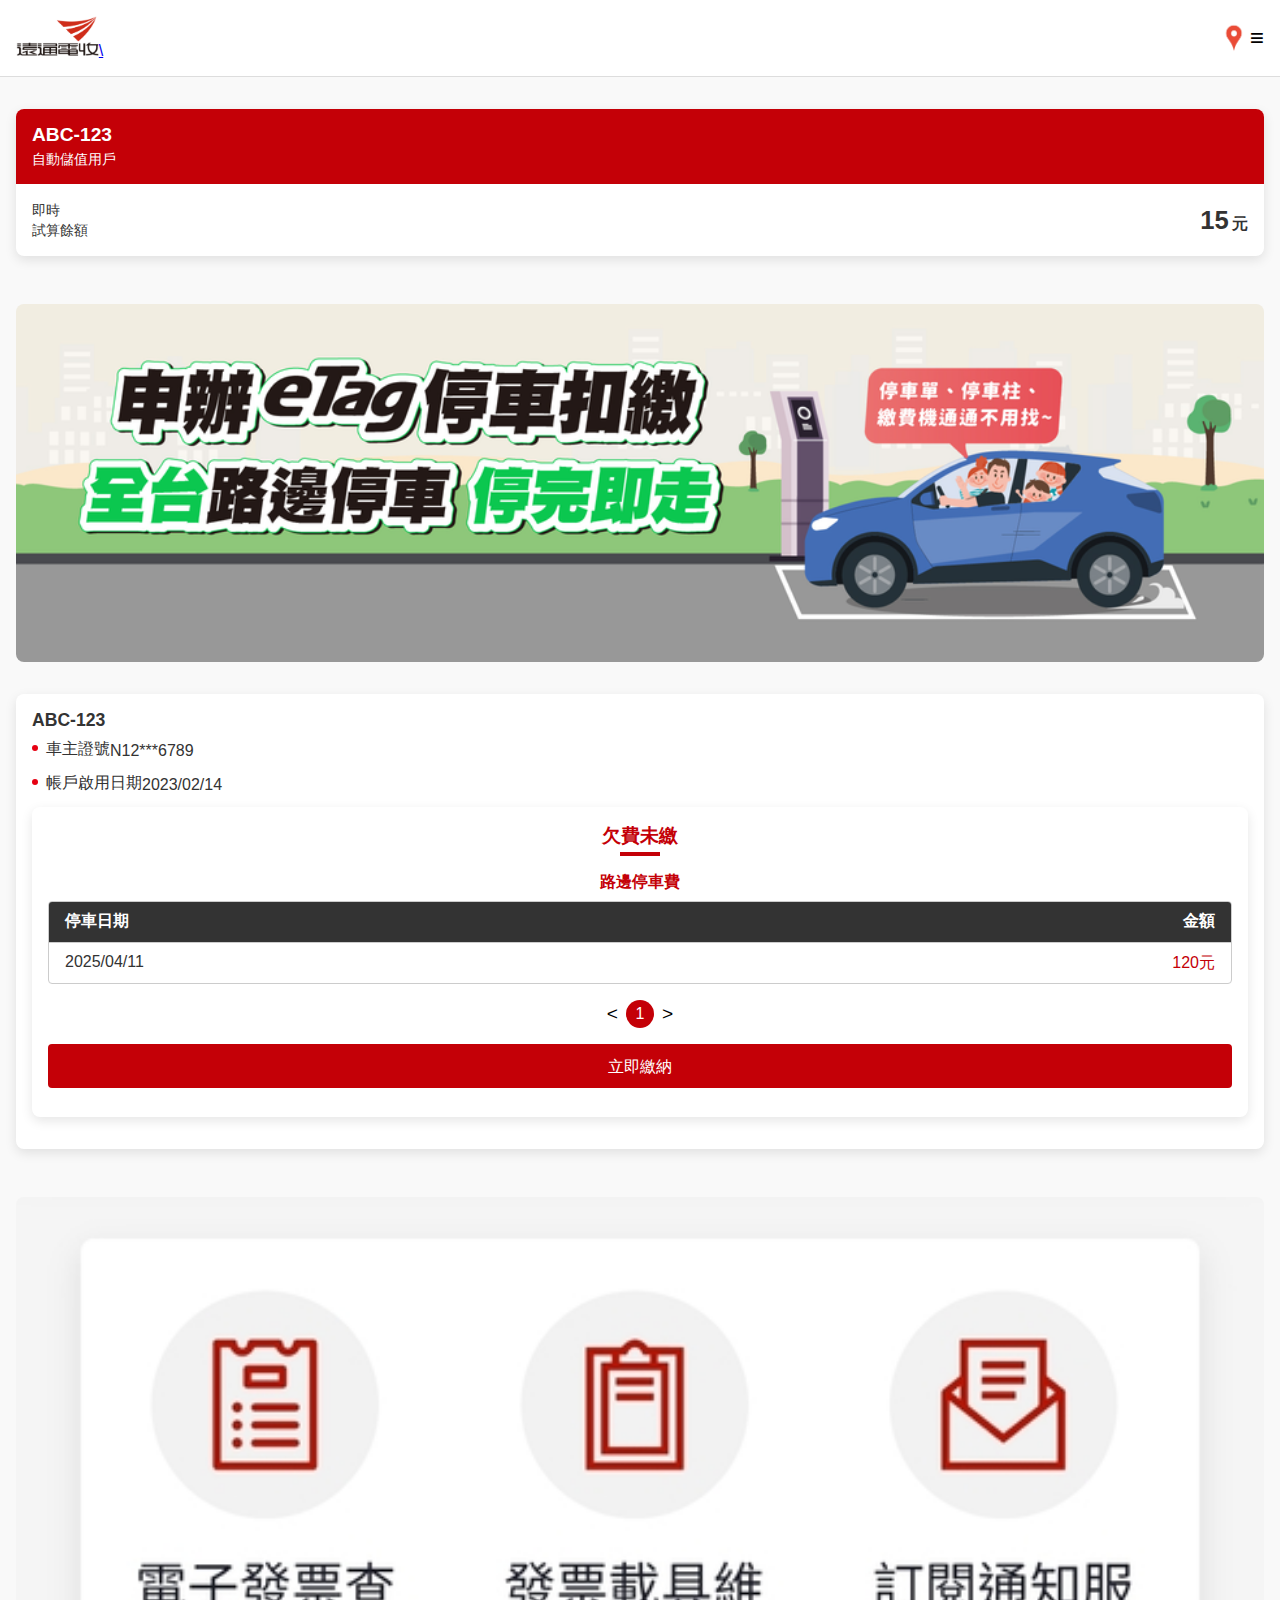
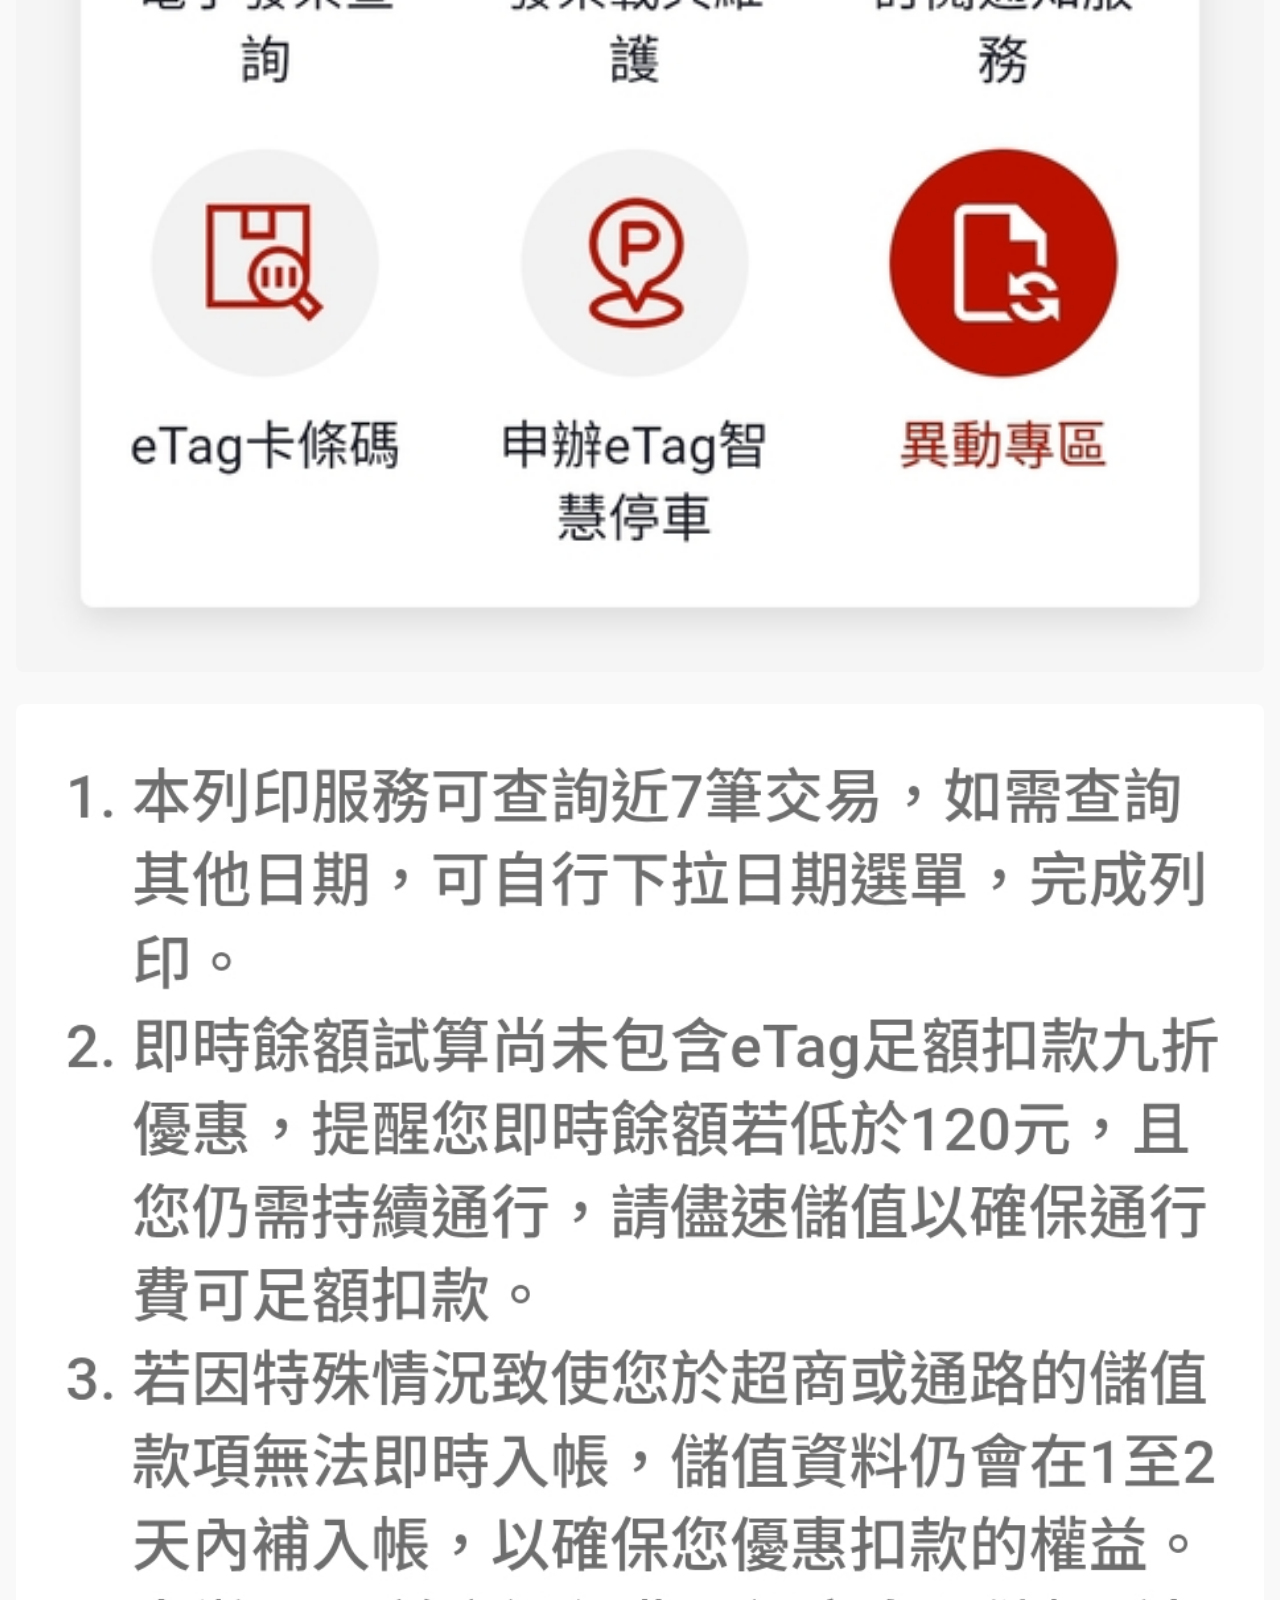
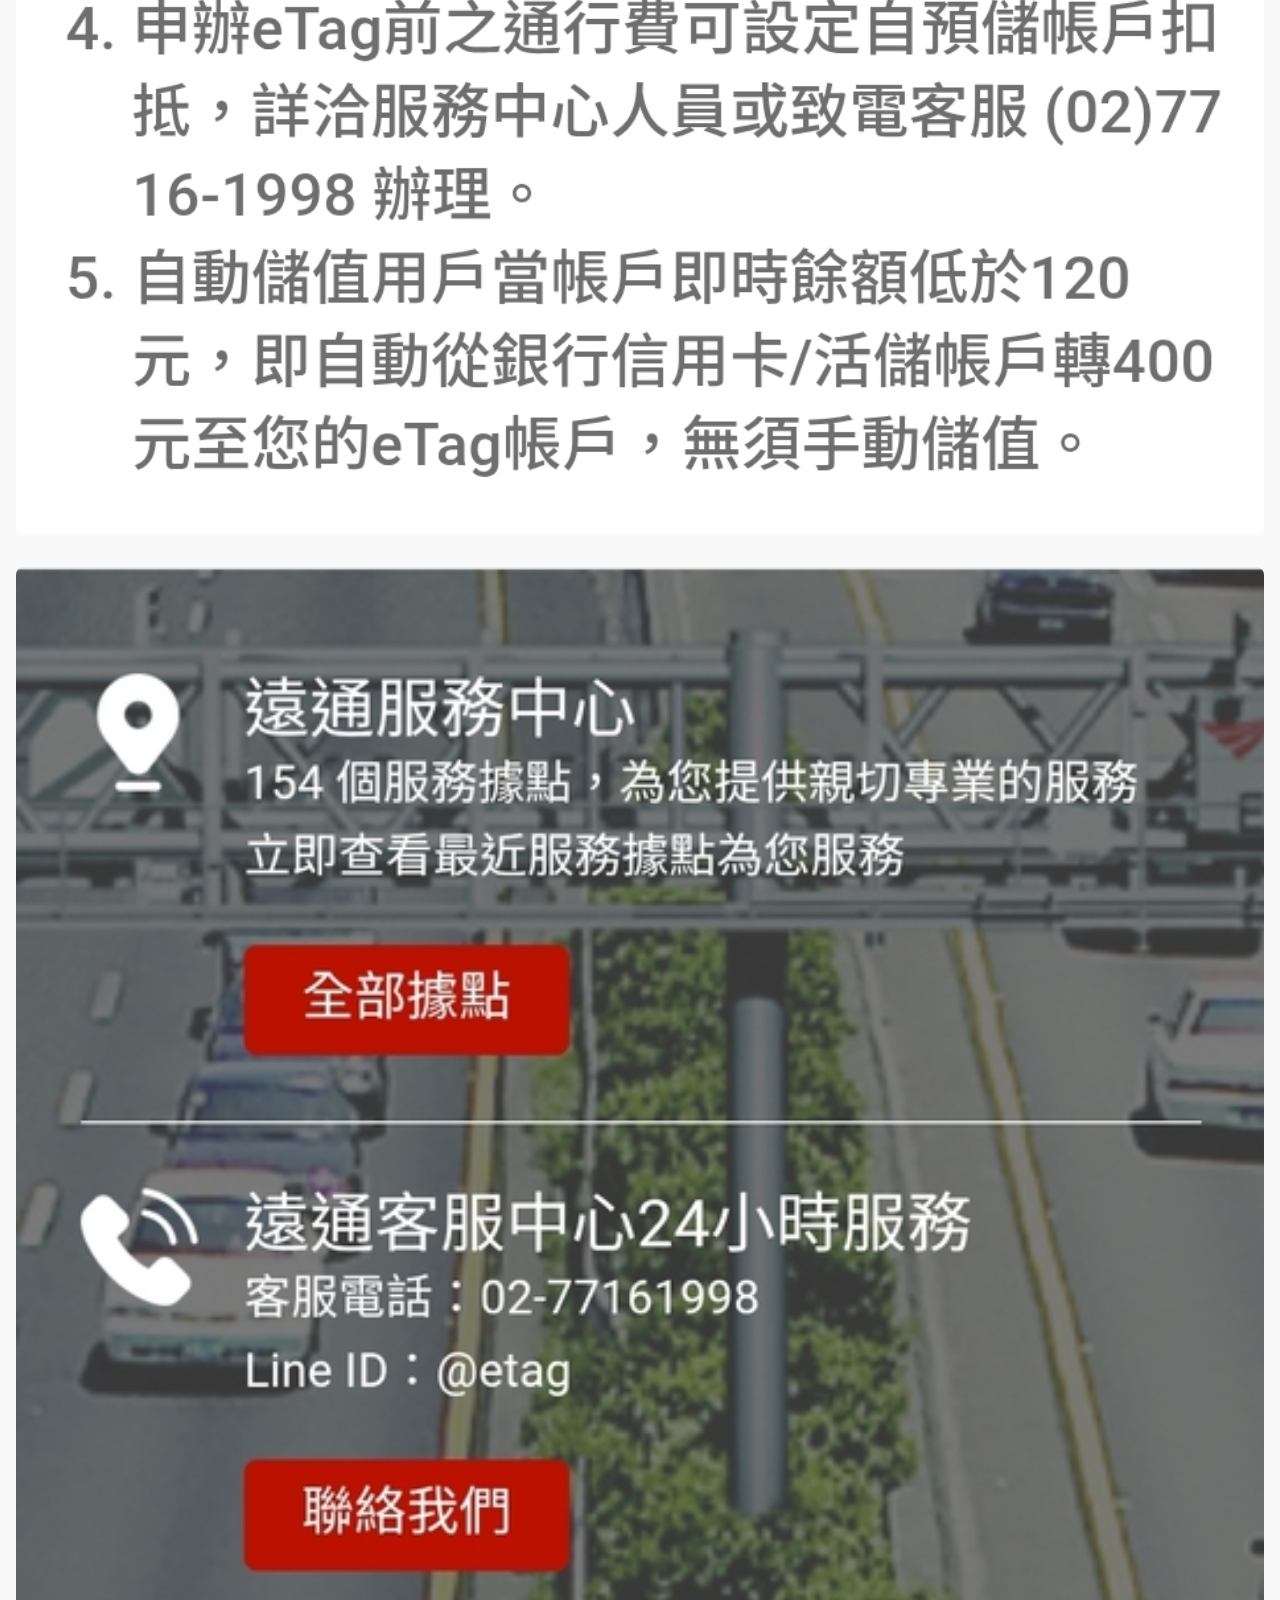
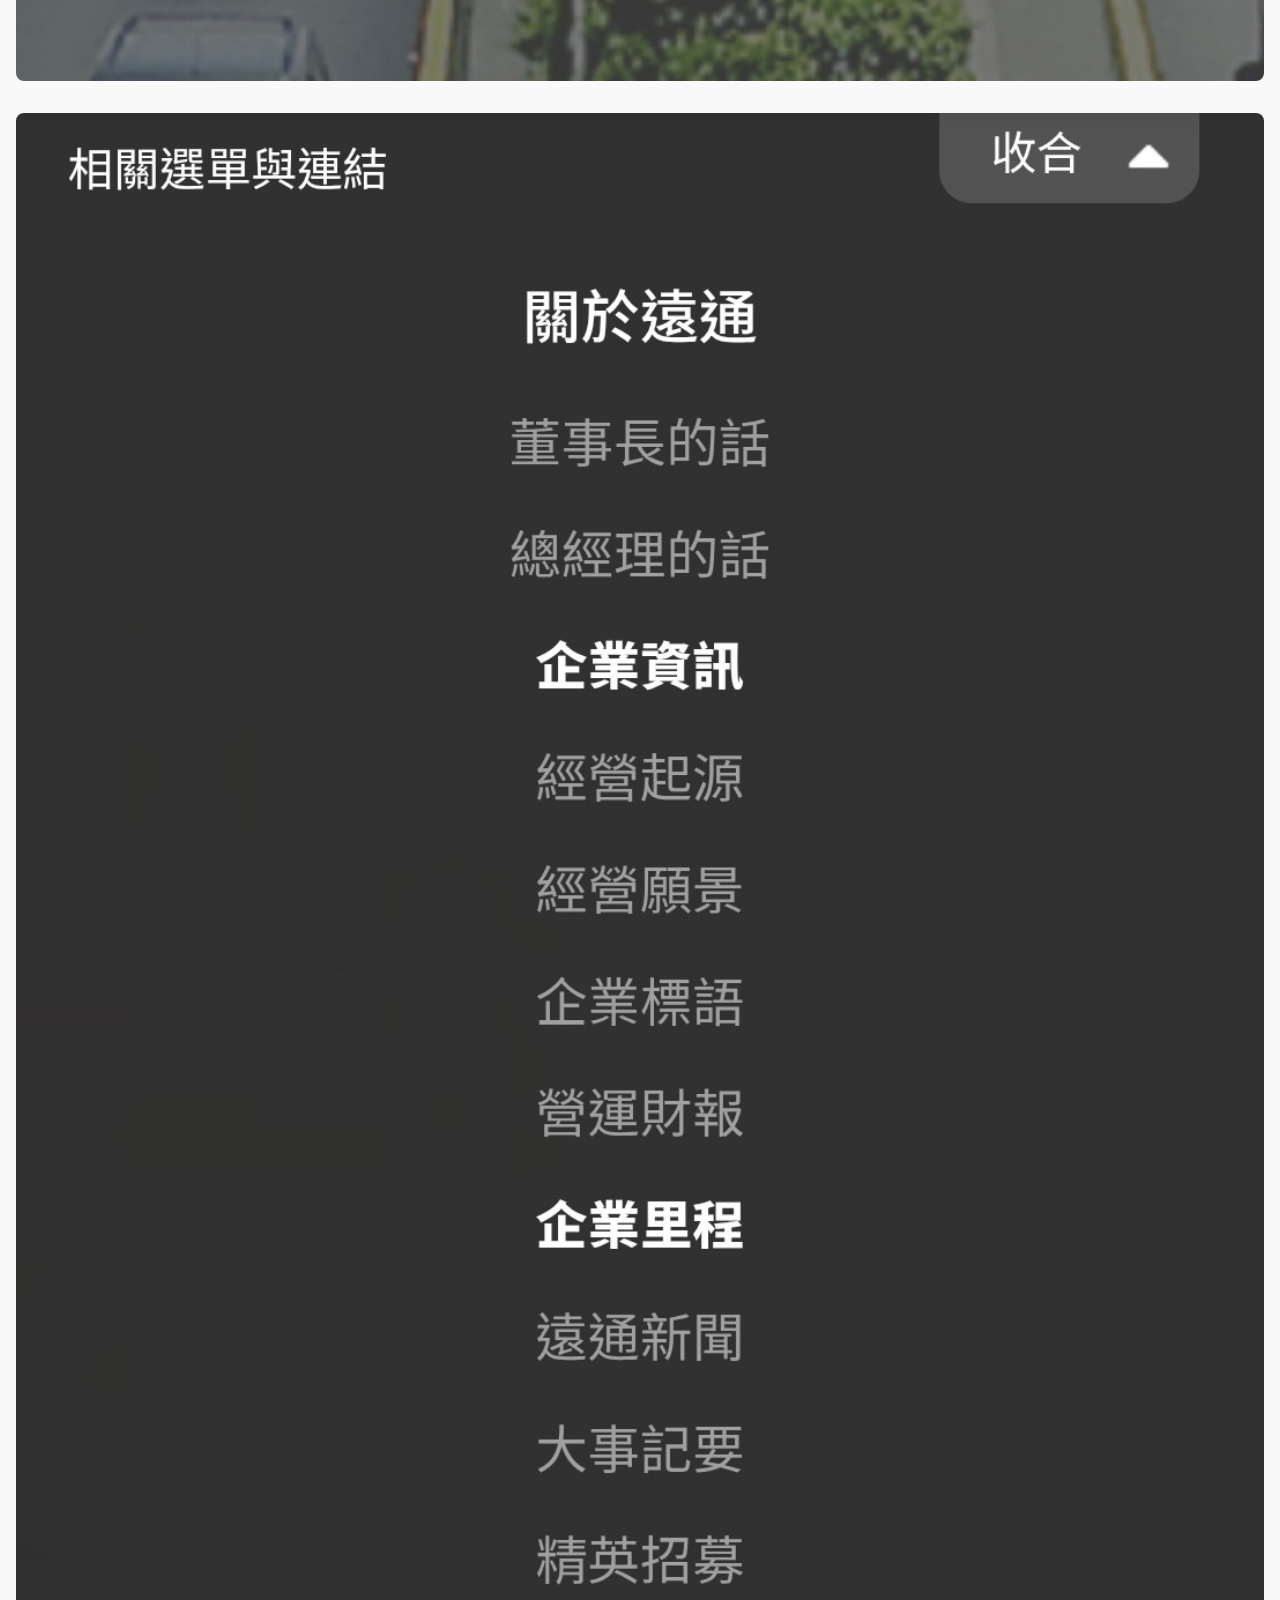
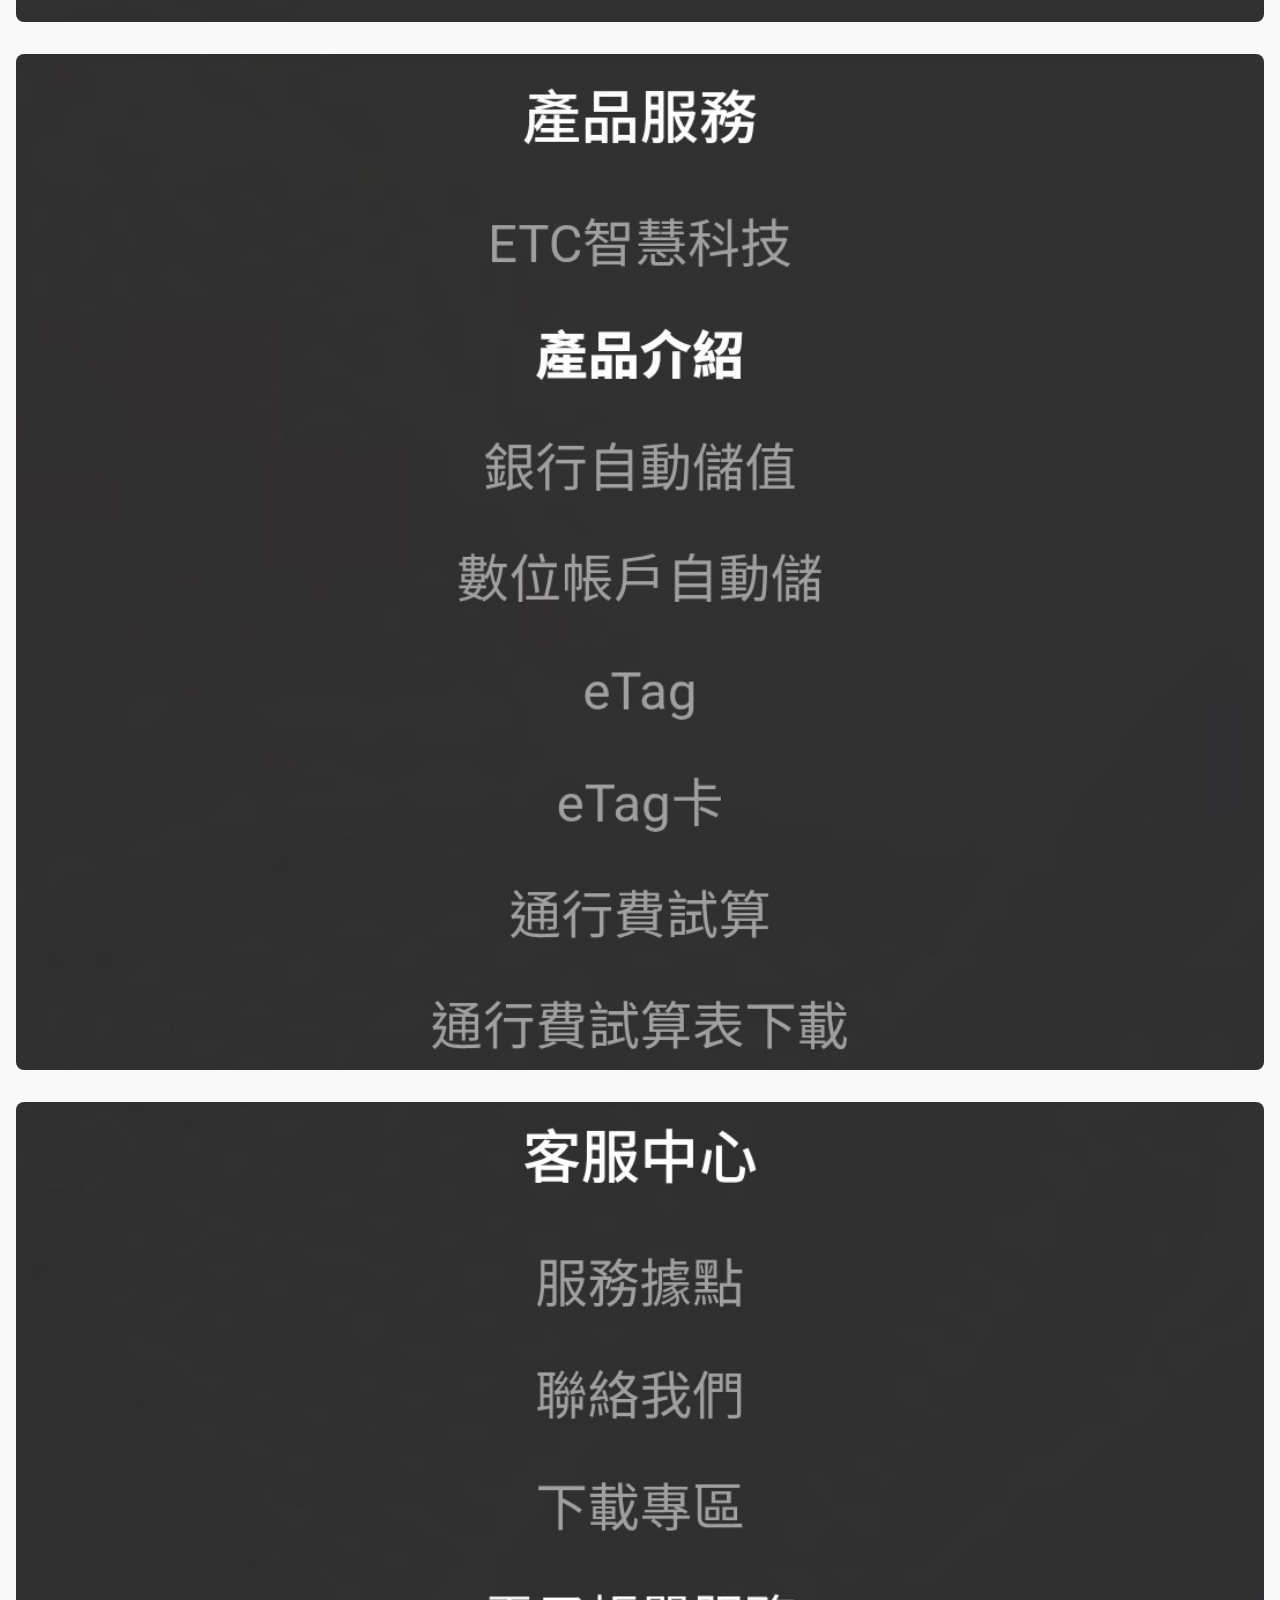
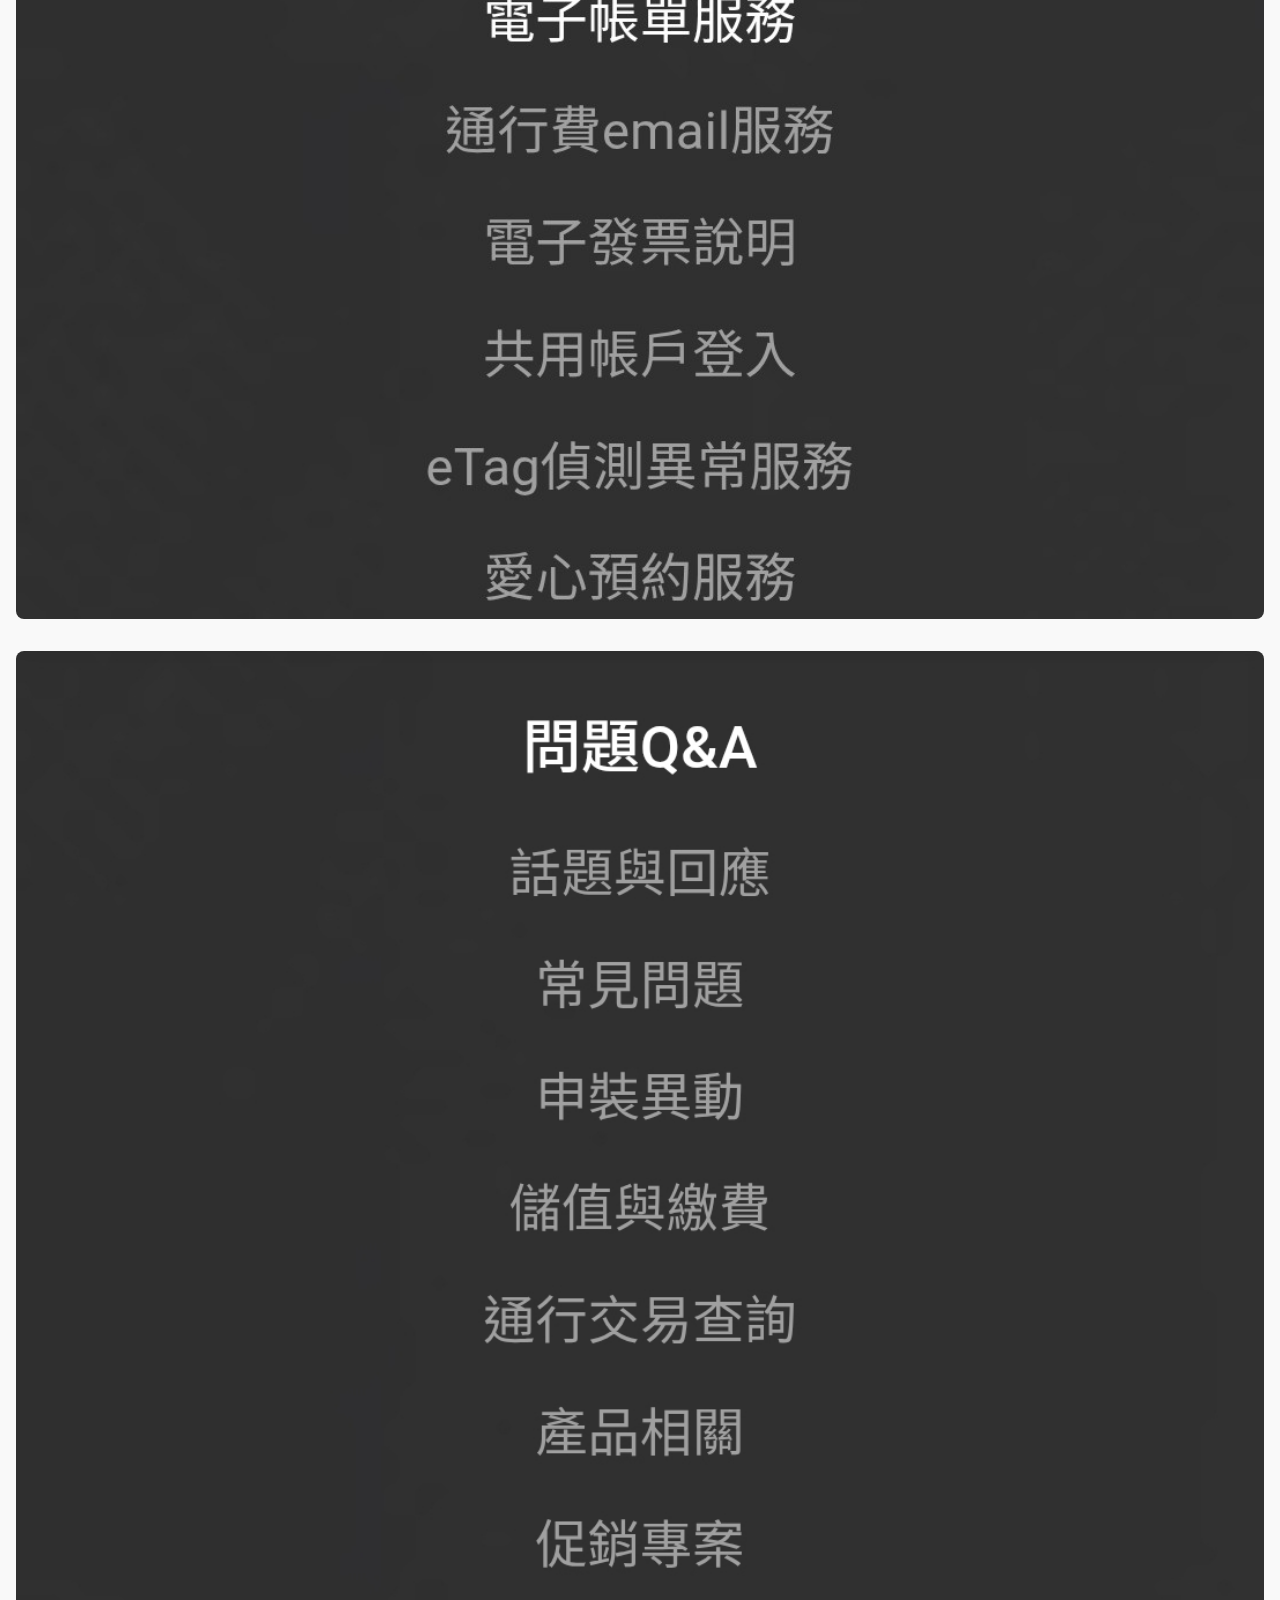
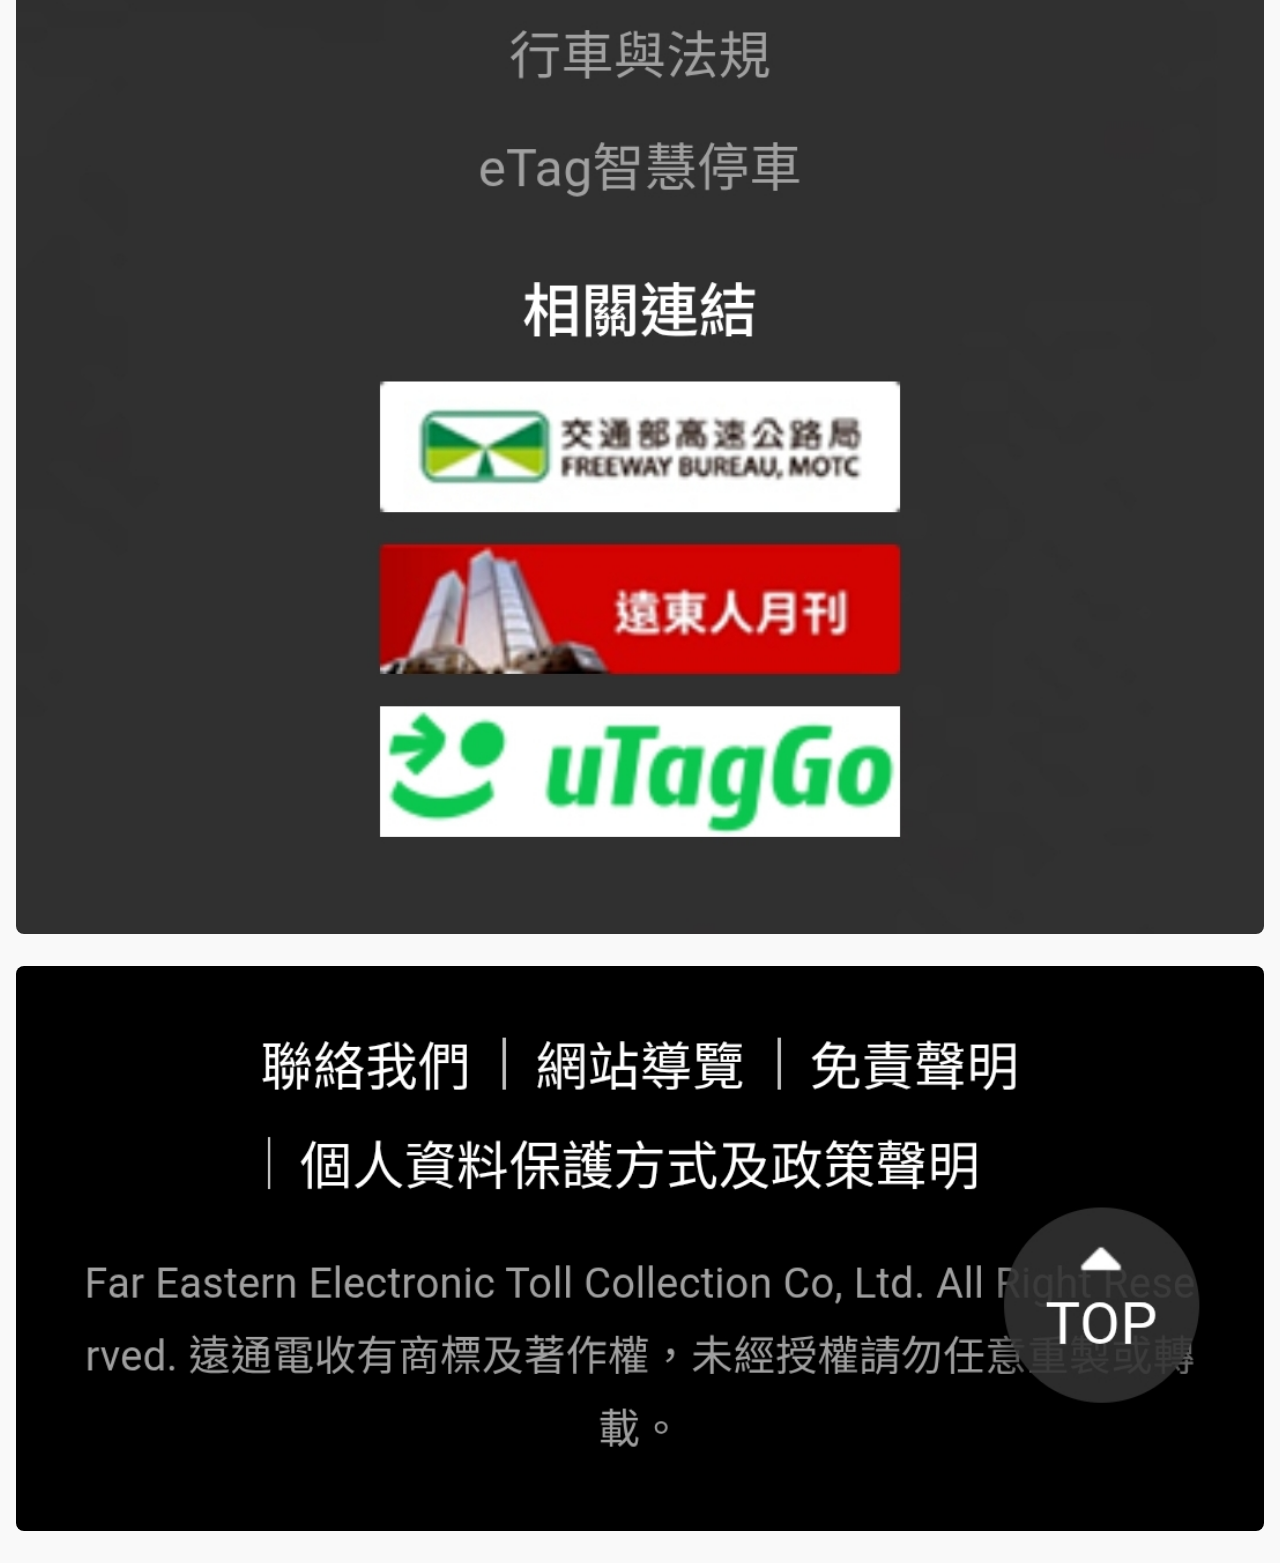
<file: result.html>
<!DOCTYPE html>
<html lang="zh-Hant">
<head>
  <meta charset="UTF-8" />
  <meta name="viewport" content="width=device-width, initial-scale=1.0" />
  <title>遠通電收｜查詢結果</title>
  <link rel="stylesheet" href="styles.css" />
</head>
<body>
<!-- Header 與 GPS/Menu -->
<header class="site-header">
  <a href="index.html">
    <img src="img/logo.png" alt="遠通電收 Logo" class="logo" />\
  <a>
    <div class="header-right">
    <img src="img/gps.png" alt="位置圖示" class="gps-icon" />
    <button class="menu-btn">≡</button>
  </div>
</header>

<!-- 主內容：查詢結果卡片 & 詳細資訊 -->
<main class="main-container">
  <!-- 顯示車號與即時試算餘額 -->
  <section class="result-card">
    <div class="result-card-header">
      <h2>ABC-123</h2>
      <p>自動儲值用戶</p>
    </div>
    <div class="result-card-body">
      <div class="balance-label">
        <span>即時<br />試算餘額</span>
      </div>
      <div class="balance-amount">
        <span>15</span><span class="unit">元</span>
      </div>
    </div>
  </section>

  <!-- 頁面廣告橫幅 -->
  <section class="screenshot-container">
    <img src="img/ad.png" alt="申辦 eTag 停車扣繳" class="rounded"/>
  </section>

  <!-- 詳細清單：車主證號、啟用日期 -->
  <section class="details-list">
    <h2>ABC-123</h2>
    <ul>
      <li>
        <span class="bullet"></span>
        車主證號<br /><strong>N12***6789</strong>
      </li>
      <li>
        <span class="bullet"></span>
        帳戶啟用日期<br /><strong>2023/02/14</strong>
      </li>
    </ul>

    <!-- 欠費未繳區塊 -->
    <section class="payment-status">
      <h3 class="status-title">欠費未繳</h3>
      <div class="status-divider"></div>

      <h4 class="fee-title">路邊停車費</h4>
      <div class="fee-table">
        <div class="fee-header">
          <span>停車日期</span>
          <span>金額</span>
        </div>
        <div class="fee-row">
          <span>2025/04/11</span>
          <span class="amount">120元</span>
        </div>
      </div>

      <!-- 分頁按鈕 -->
      <div class="pagination">
        <button>&lt;</button>
        <span class="current-page">1</span>
        <button>&gt;</button>
      </div>

      <!-- 立即繳納按鈕 -->
      <button id="payNowBtn" class="btn-submit pay-now-btn">
        立即繳納
      </button>
    </section>
  </section>

  <!-- 其他截圖：垂直排列，貼齊顯示 -->
  <section class="screenshot-container">
    <img src="img/result_1.jpg" alt="" class="rounded"/>
    <img src="img/result_2.jpg" alt="" />
    <img src="img/start_7.jpg"   alt="" />
    <img src="img/start_8.jpg"   alt="" />
    <img src="img/start_9.jpg"   alt="" />
    <img src="img/start_10.jpg"  alt="" />
    <img src="img/start_11.jpg"  alt="" />
    <img src="img/start_12.jpg"  alt="" />
  </section>
</main>

<!-- 全域腳本：綁定「立即繳納」跳轉行為 -->
<script src="script.js"></script>
</body>
</html>
</file>
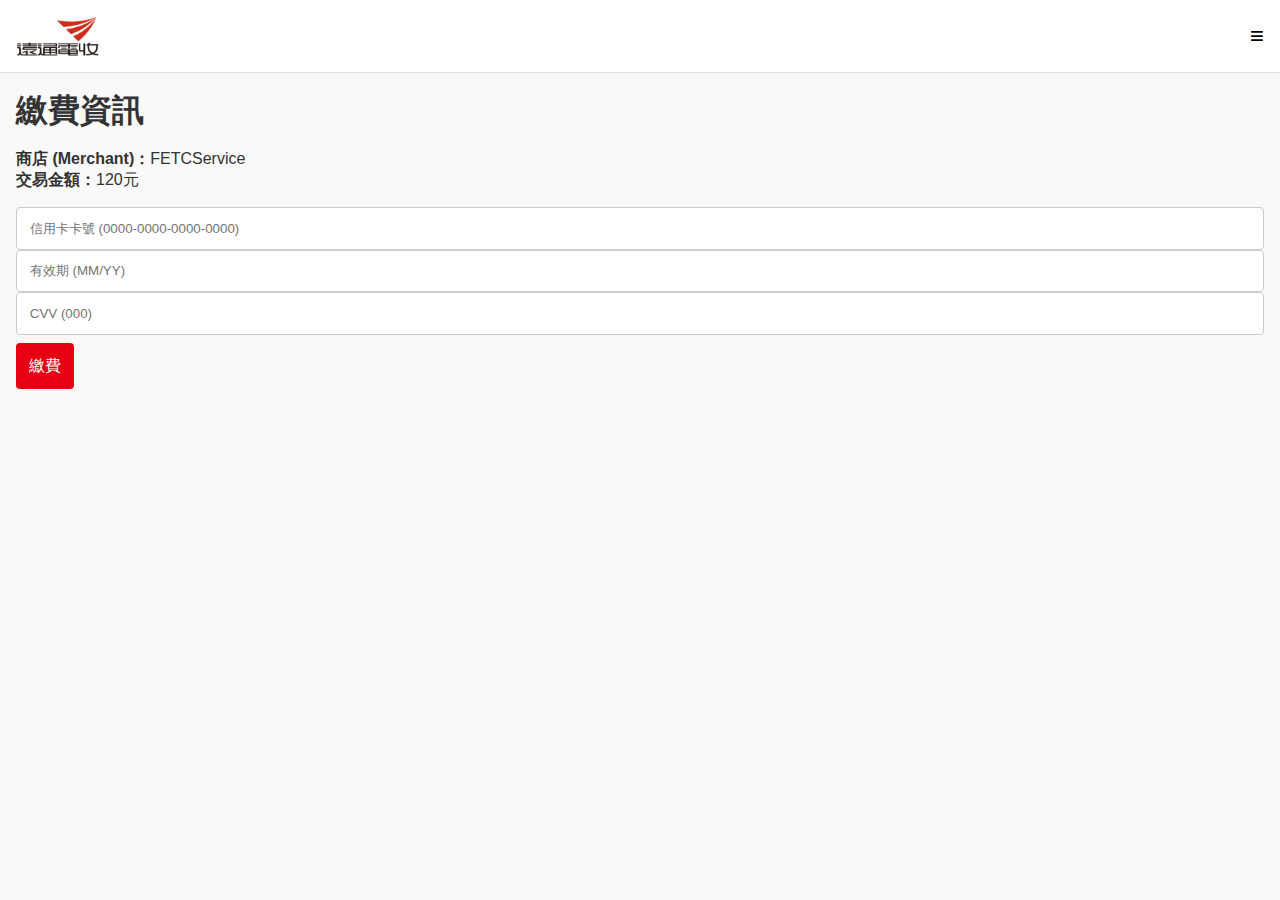
<file: .idea/payment.html>
<!DOCTYPE html>
<html lang="zh-Hant">
<head>
  <meta charset="UTF-8">
  <meta name="viewport" content="width=device-width, initial-scale=1.0">
  <title>遠通電收｜繳費</title>
  <link rel="stylesheet" href="styles.css">
</head>
<body>
<header class="site-header">
  <img src="img/logo.png" alt="遠通電收 Logo" class="logo">
  <button class="menu-btn">≡</button>
</header>

<main class="main-container">
  <h1 class="page-title">繳費資訊</h1>
  <div class="info-block">
    <p><strong>商店 (Merchant)：</strong>FETCService</p>
    <p><strong>交易金額：</strong>120元</p>
  </div>

  <form id="paymentForm">
    <input type="text" name="cardNumber" placeholder="信用卡卡號 (0000-0000-0000-0000)" required>
    <input type="text" name="expiry" placeholder="有效期 (MM/YY)" required>
    <input type="text" name="cvv" placeholder="CVV (000)" required>
    <button type="submit" class="btn-submit">繳費</button>
  </form>
</main>
</body>
</html>
</file>
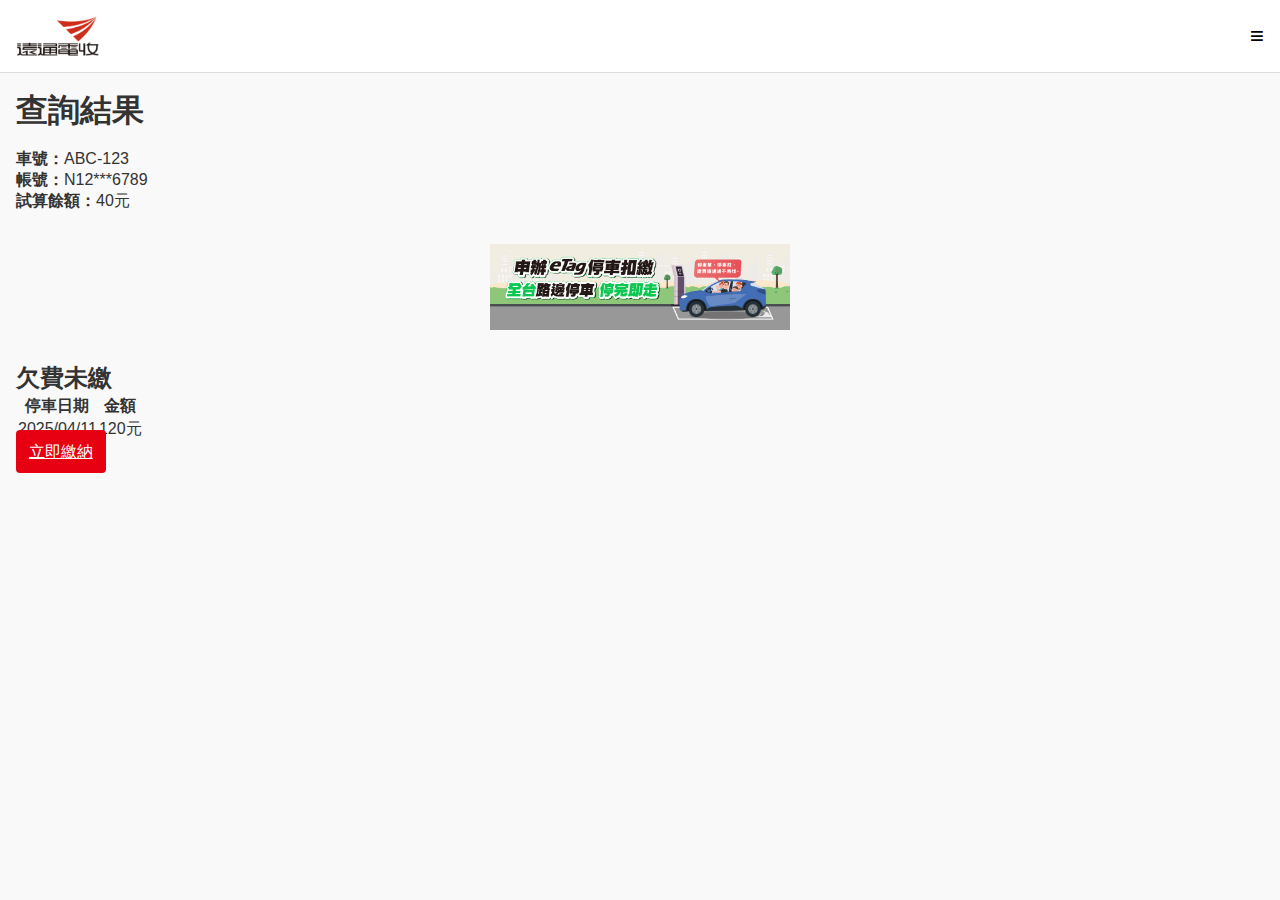
<file: .idea/result.html>
<!DOCTYPE html>
<html lang="zh-Hant">
<head>
  <meta charset="UTF-8">
  <meta name="viewport" content="width=device-width, initial-scale=1.0">
  <title>遠通電收｜查詢結果</title>
  <link rel="stylesheet" href="styles.css">
</head>
<body>
<header class="site-header">
  <img src="img/logo.png" alt="遠通電收 Logo" class="logo">
  <button class="menu-btn">≡</button>
</header>

<main class="main-container">
  <h1 class="page-title">查詢結果</h1>
  <div class="info-block">
    <p><strong>車號：</strong>ABC-123</p>
    <p><strong>帳號：</strong>N12***6789</p>
    <p><strong>試算餘額：</strong>40元</p>
  </div>
  <img src="img/ad.png" alt="廣告橫幅" class="ad-banner">
  <section class="debt">
    <h2>欠費未繳</h2>
    <table>
      <tr>
        <th>停車日期</th>
        <th>金額</th>
      </tr>
      <tr>
        <td>2025/04/11</td>
        <td>120元</td>
      </tr>
    </table>
    <a href="payment.html" class="btn-submit">立即繳納</a>
  </section>


</main>
</body>
</html>
</file>
<file: styles.css>
/* Reset & Mobile-first */
* { box-sizing: border-box; margin: 0; padding: 0; }
body { font-family: sans-serif; background: #f9f9f9; color: #333; }

/* Header */
.site-header {
    display: flex; justify-content: space-between; align-items: center;
    background: #fff; padding: 1rem; border-bottom: 1px solid #ddd;
}
.logo { height: 40px; }
.header-right { display: flex; align-items: center; }
.gps-icon { width: 24px; margin-right: 4px; cursor: pointer; }
.menu-btn {
    background: none; border: none; font-size: 1.5rem; cursor: pointer;
}

/* 主內容 */
.main-container {
    padding: 1rem; display: flex; flex-direction: column; gap: 1rem;
}
.cta-btn {
    background: #e60012; color: #fff;
    padding: 1rem; border: none; border-radius: 5px;
    font-size: 1rem; cursor: pointer;
}
.screenshot-container {
    display: flex; flex-direction: column;
}
.screenshot-container img {
    width: 100%; height: auto; display: block;
}

/* Modal Overlay */
.modal-overlay {
    display: none; position: fixed; inset: 0;
    background: rgba(0,0,0,0.5);
    justify-content: center; align-items: center; z-index: 1000;
}
.modal-overlay.active { display: flex; }

/* Modal 內容 */
.modal {
    position: relative; background: #fff; padding: 1.5rem;
    border-radius: 8px; width: 90%; max-width: 360px;
}
.close-btn {
    position: absolute; top: 0.5rem; right: 0.5rem;
    background: none; border: none; font-size: 1.5rem; cursor: pointer;
}

/* 分頁 Tabs */
.tabs { display: flex; margin-bottom: 0.5rem; position: relative; }
.tab {
    flex: 1; padding: 0.8rem 0; text-align: center;
    background: #f1604c; color: #fff; border: none; cursor: pointer;
    position: relative;
}
.tab.active {
    background: #c40007; color: #fff;
}
.tab.active::after {
    content: "";
    position: absolute; bottom: -8px; left: 50%;
    transform: translateX(-50%);
    border-width: 8px 8px 0; border-style: solid;
    border-color: #c40007 transparent transparent;
}

/* 說明文字 */
.modal-desc {
    text-align: center; color: #666;
    font-size: 14px; margin-bottom: 1rem;
    line-height: 1.4;
}

/* 查詢表單 */
.modal-form {
    display: flex; flex-direction: column;
    background: #fff; /* 可保留白底 */
}
.modal-form.hidden { display: none; }
.modal-form input {
    width: 100%; height: 44px; padding: 0 0.8rem;
    margin-bottom: 0.8rem;
    border: 2px solid #ccc; border-radius: 4px;
    font-size: 16px;
    color: #333;
}
.modal-form input::placeholder {
    color: #aaa;
}

/* 驗證碼群組 */
.captcha-group {
    display: flex; align-items: center; gap: 0.5rem;
    margin-bottom: 0.8rem;
}
.captcha-group img { height: 44px; }
.refresh-btn {
    background: none; border: none;
    font-size: 1.5rem; cursor: pointer;
}

/* 查詢按鈕 */
.btn-submit {
    width: 100%; height: 44px;
    background: #eb9e52; color: #fff;
    border: none; border-radius: 4px;
    font-size: 16px; cursor: pointer;
    margin-bottom: 0.8rem;
}

/* 立即申請 */
.apply-link {
    text-align: center; color: #eb9e52;
    text-decoration: none; font-size: 14px;
}

/* 登入表單 (備用) */
.input-group {
    position: relative; margin-bottom: 1rem;
}
.input-icon {
    position: absolute; top: 50%; left: 1rem;
    transform: translateY(-50%); width: 20px; opacity: 0.7;
}
.input-group input {
    padding-left: 2.8rem; border: none;
    background: #3a3a3a; color: #fff;
}
.login-btn {
    background: #e60012;
}

/* 卡片樣式 */
.result-card {
    background: #fff;
    border-radius: 8px;
    overflow: hidden;
    box-shadow: 0 4px 12px rgba(0,0,0,0.1);
    margin: 1rem 0;
}
/* 卡片標頭 */
.result-card-header {
    background: #c40007;
    color: #fff;
    padding: 1rem;
}
.result-card-header h2 {
    margin: 0;
    font-size: 1.2rem;
    line-height: 1;
}
.result-card-header p {
    margin: 0.4rem 0 0;
    font-size: 0.9rem;
    line-height: 1.2;
}
/* 卡片主體 */
.result-card-body {
    display: flex;
    justify-content: space-between;
    align-items: center;
    padding: 1rem;
}
.balance-label span {
    color: #333;
    font-size: 0.9rem;
    line-height: 1.4;
}
.balance-amount {
    font-size: 1.6rem;
    color: #333;
    font-weight: bold;
}
.balance-amount .unit {
    font-size: 1rem;
    margin-left: 0.2rem;
}

/* 廣告橫幅 */
.screenshot-container img {
    width: 100%;
    height: auto;
    display: block;
    border-radius: 8px;
    margin: 1rem 0;
}

/* 詳細資訊清單 */
.details-list {
    background: #fff;
    border-radius: 8px;
    padding: 1rem;
    box-shadow: 0 4px 12px rgba(0,0,0,0.1);
    margin-bottom: 1rem;
}
.details-list h2 {
    margin: 0 0 0.5rem;
    font-size: 1.1rem;
}
.details-list ul {
    list-style: none;
    padding: 0;
}
.details-list li {
    display: flex;
    align-items: flex-start;
    margin-bottom: 0.8rem;
}
.details-list .bullet {
    width: 6px;
    height: 6px;
    background: #e60012;
    border-radius: 50%;
    margin-right: 0.5rem;
    margin-top: 0.4rem;
    flex-shrink: 0;
}
.details-list strong {
    display: block;
    margin-top: 0.2rem;
    font-weight: normal;
    color: #333;
}

.payment-status {
    background: #fff;
    border-radius: 8px;
    padding: 1rem;
    box-shadow: 0 4px 12px rgba(0,0,0,0.1);
    text-align: center;
    margin-bottom: 1rem;
}
.status-title {
    color: #c40007;
    font-size: 1.2rem;
    font-weight: bold;
}
.status-divider {
    width: 40px;
    height: 4px;
    background: #c40007;
    margin: 0.2rem auto 1rem;
}
.fee-title {
    color: #c40007;
    font-size: 1rem;
    margin-bottom: 0.5rem;
}
.query-time {
    font-size: 0.9rem;
    margin-bottom: 1rem;
}
.fee-table {
    border: 1px solid #ccc;
    border-radius: 4px;
    overflow: hidden;
    margin-bottom: 1rem;
}
.fee-header, .fee-row {
    display: flex;
    justify-content: space-between;
    padding: 0.6rem 1rem;
}
.fee-header {
    background: #333;
    color: #fff;
    font-weight: bold;
}
.fee-row {
    border-top: 1px solid #ccc;
}
.amount {
    color: #c40007;
}
.pagination {
    display: flex;
    justify-content: center;
    align-items: center;
    margin-bottom: 1rem;
}
.pagination button {
    background: none;
    border: none;
    font-size: 1.2rem;
    margin: 0 0.5rem;
}
.current-page {
    background: #c40007;
    color: #fff;
    width: 28px;
    height: 28px;
    line-height: 28px;
    border-radius: 50%;
    display: inline-block;
}
.pay-now-btn {
    background: #c40007;
    color: #fff;
    border: none;
    width: 100%;
    padding: 0.8rem;
    font-size: 1rem;
    border-radius: 4px;
}
</file>
<file: .idea/styles.css>
/* --- 共用 Reset & Mobile-first --- */
* { box-sizing: border-box; margin: 0; padding: 0; }
body {
    font-family: sans-serif;
    background: #f9f9f9;
    color: #333;
}
/* 把廣告圖最大寬度限制為容器的 100%，並且不超過 300px */
.ad-banner {
    width: 100%;        /* 滿版寬度 */
    max-width: 300px;   /* 最大寬度可自行調整 */
    height: auto;       /* 高度自動等比例縮放 */
    margin: 1rem auto;  /* 上下各留空白並置中 */
    display: block;     /* 讓 margin auto 生效置中 */
}

.image-column {
    display: flex;
    flex-direction: column;     /* 直向排列啦～ */
}

.image-column img {
    width: 100px;               /* 統一寬度，高度自動維持比例 */
    height: auto;
    object-fit: cover;
}

/* header */
.site-header {
    display: flex; justify-content: space-between; align-items: center;
    background: #fff; padding: 1rem; border-bottom: 1px solid #ddd;
}
.logo { height: 40px; }
.menu-btn { background: none; border: none; font-size: 1.5rem; }
/* 主畫面 */
.main-container {
    padding: 1rem;
    display: flex; flex-direction: column; gap: 1rem;
}
.carousel-placeholder {
    background: #eee; height: 150px;
    display:flex; align-items:center; justify-content:center;
    border-radius: 8px;
}
/* CTA 按鈕 */
.cta-btn {
    background: #e60012; color: #fff;
    padding: 1rem; border: none; border-radius: 5px;
    font-size: 1rem; cursor: pointer;
}
/* Features (可自行填充) */
.features { display: flex; justify-content: space-around; }

/* --- Modal --- */
.modal-overlay {
    display: none;
    position: fixed; inset: 0;
    background: rgba(0,0,0,0.5);
    justify-content: center; align-items: center;
    z-index: 1000;
}
.modal-overlay.active { display: flex; }
.modal {
    position: relative;
    background: #fff; padding: 1.5rem;
    border-radius: 8px; width: 90%; max-width: 320px;
}
/* 關閉鈕 */
.close-btn {
    position: absolute; top: 0.5rem; right: 0.5rem;
    background: none; border: none; font-size: 1.5rem; cursor: pointer;
}
/* 標籤切換 */
.tabs { display: flex; margin-bottom: 1rem; }
.tab {
    flex: 1; padding: 0.6rem;
    background: #f5f5f5; border: none; cursor: pointer;
    text-align: center;
}
.tab.active {
    background: #e60012; color: #fff;
}
/* 表單 */
.modal-form {
    display: flex; flex-direction: column; gap: 0.8rem;
}
.modal-form.hidden { display: none; }
input {
    width: 100%; padding: 0.8rem;
    border: 1px solid #ccc; border-radius: 4px;
}
/* 驗證碼 */
.captcha-group {
    display: flex; align-items: center; gap: 0.5rem;
}
.btn-submit {
    margin-top: 0.5rem;
    padding: 0.8rem; background: #e60012;
    color: #fff; border: none; border-radius: 4px;
    cursor: pointer; font-size: 1rem;
}
</file>
